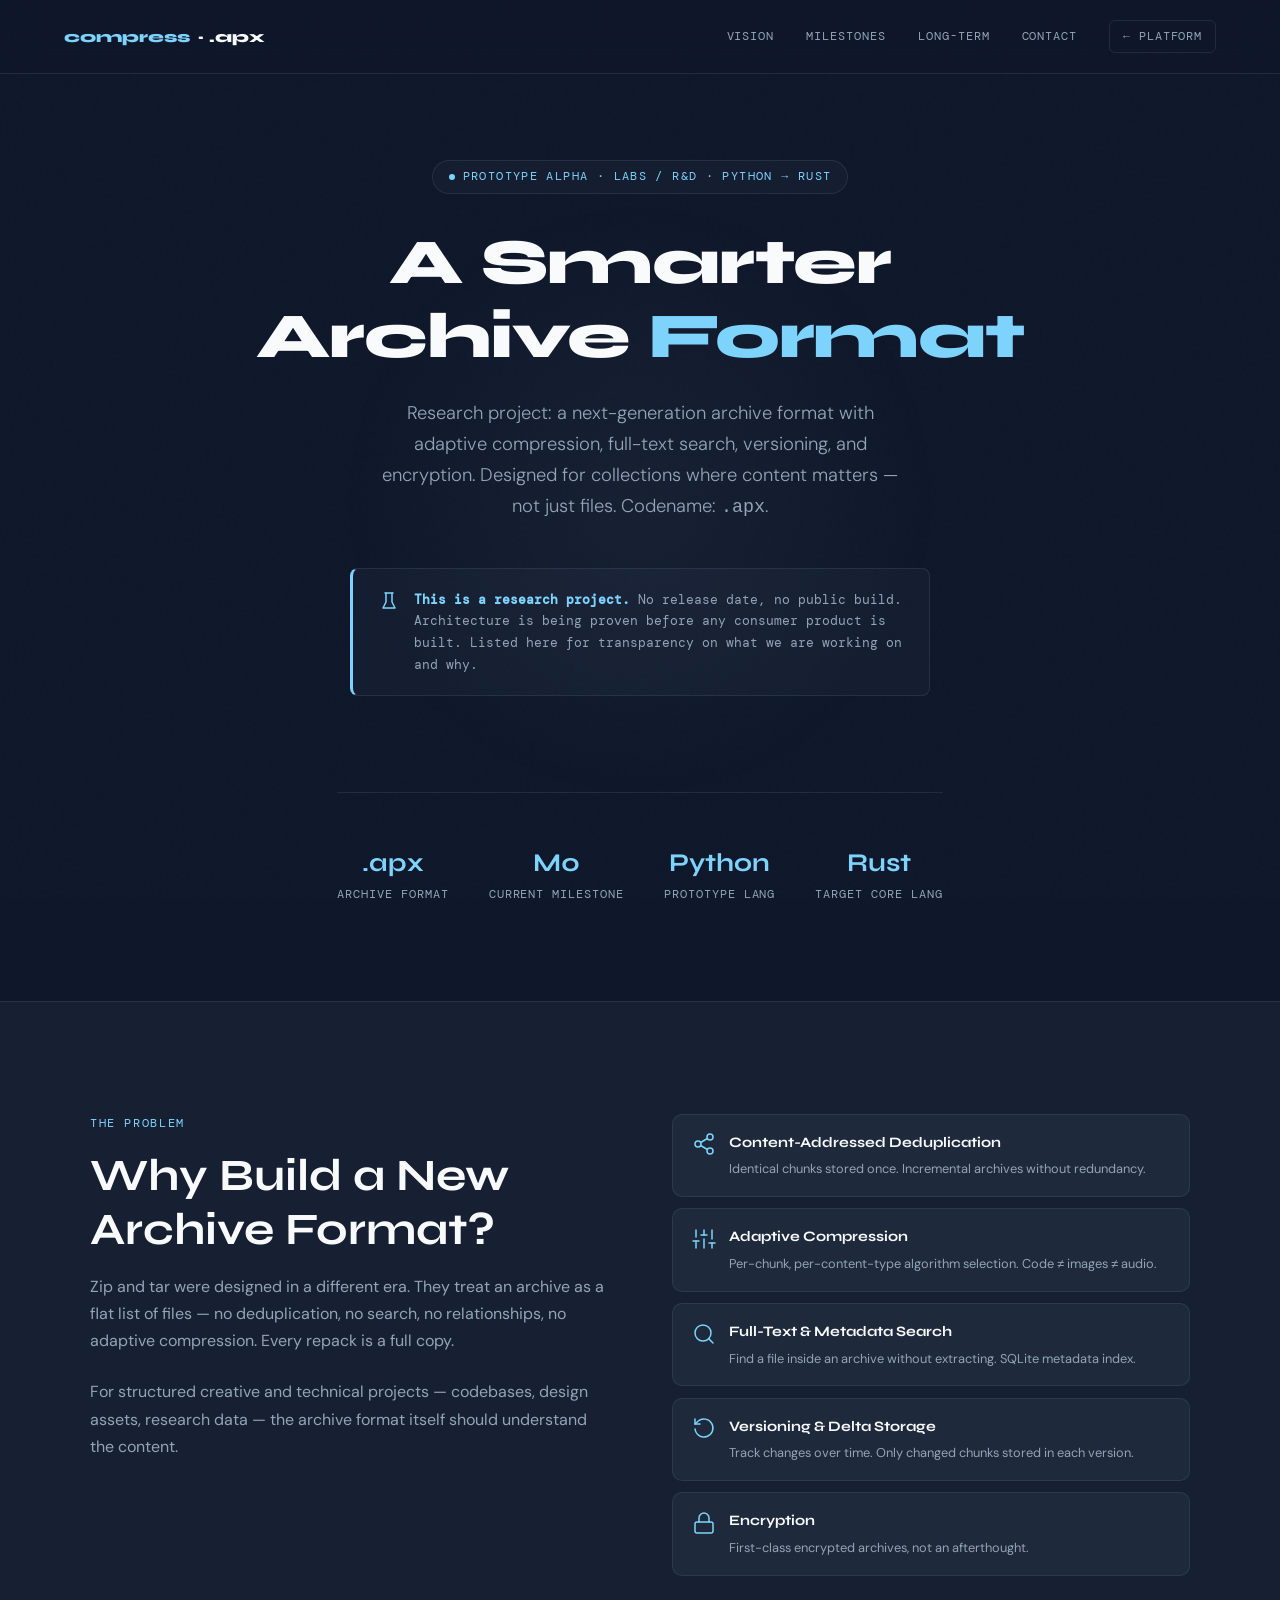
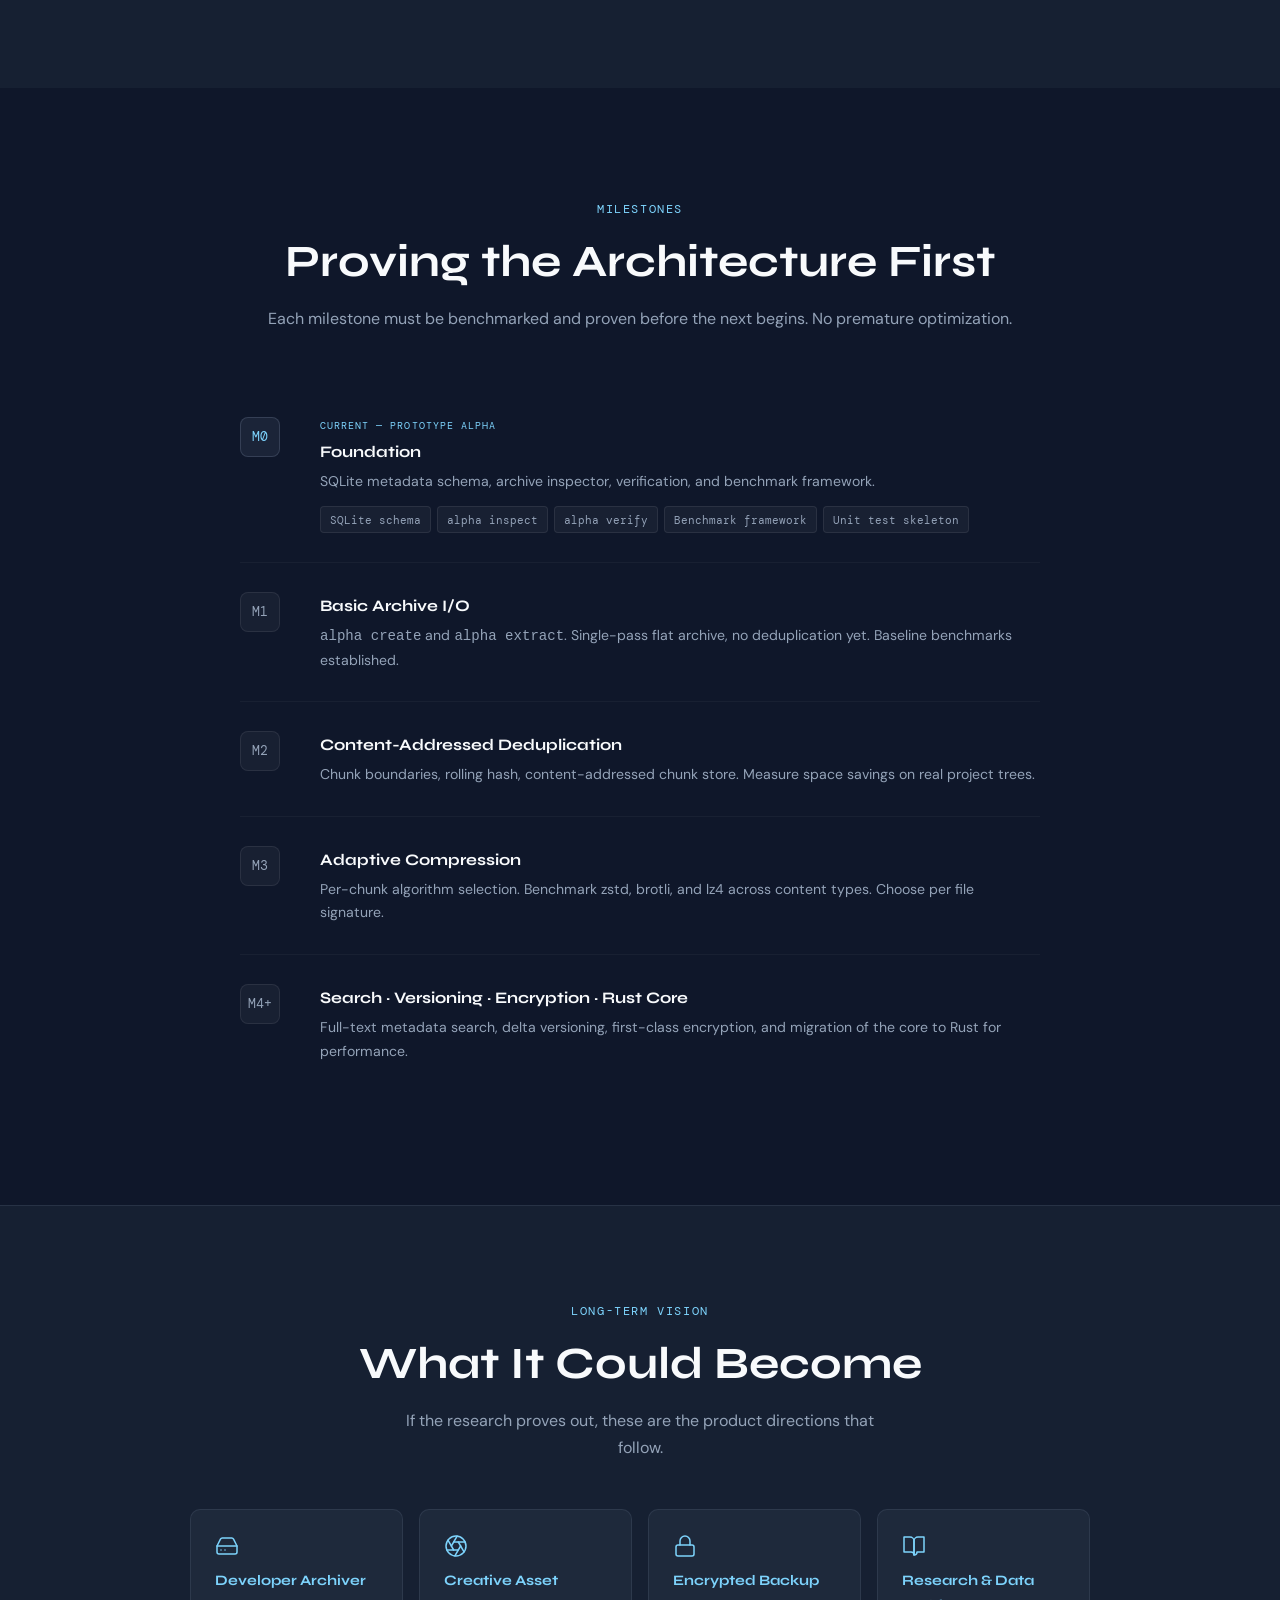
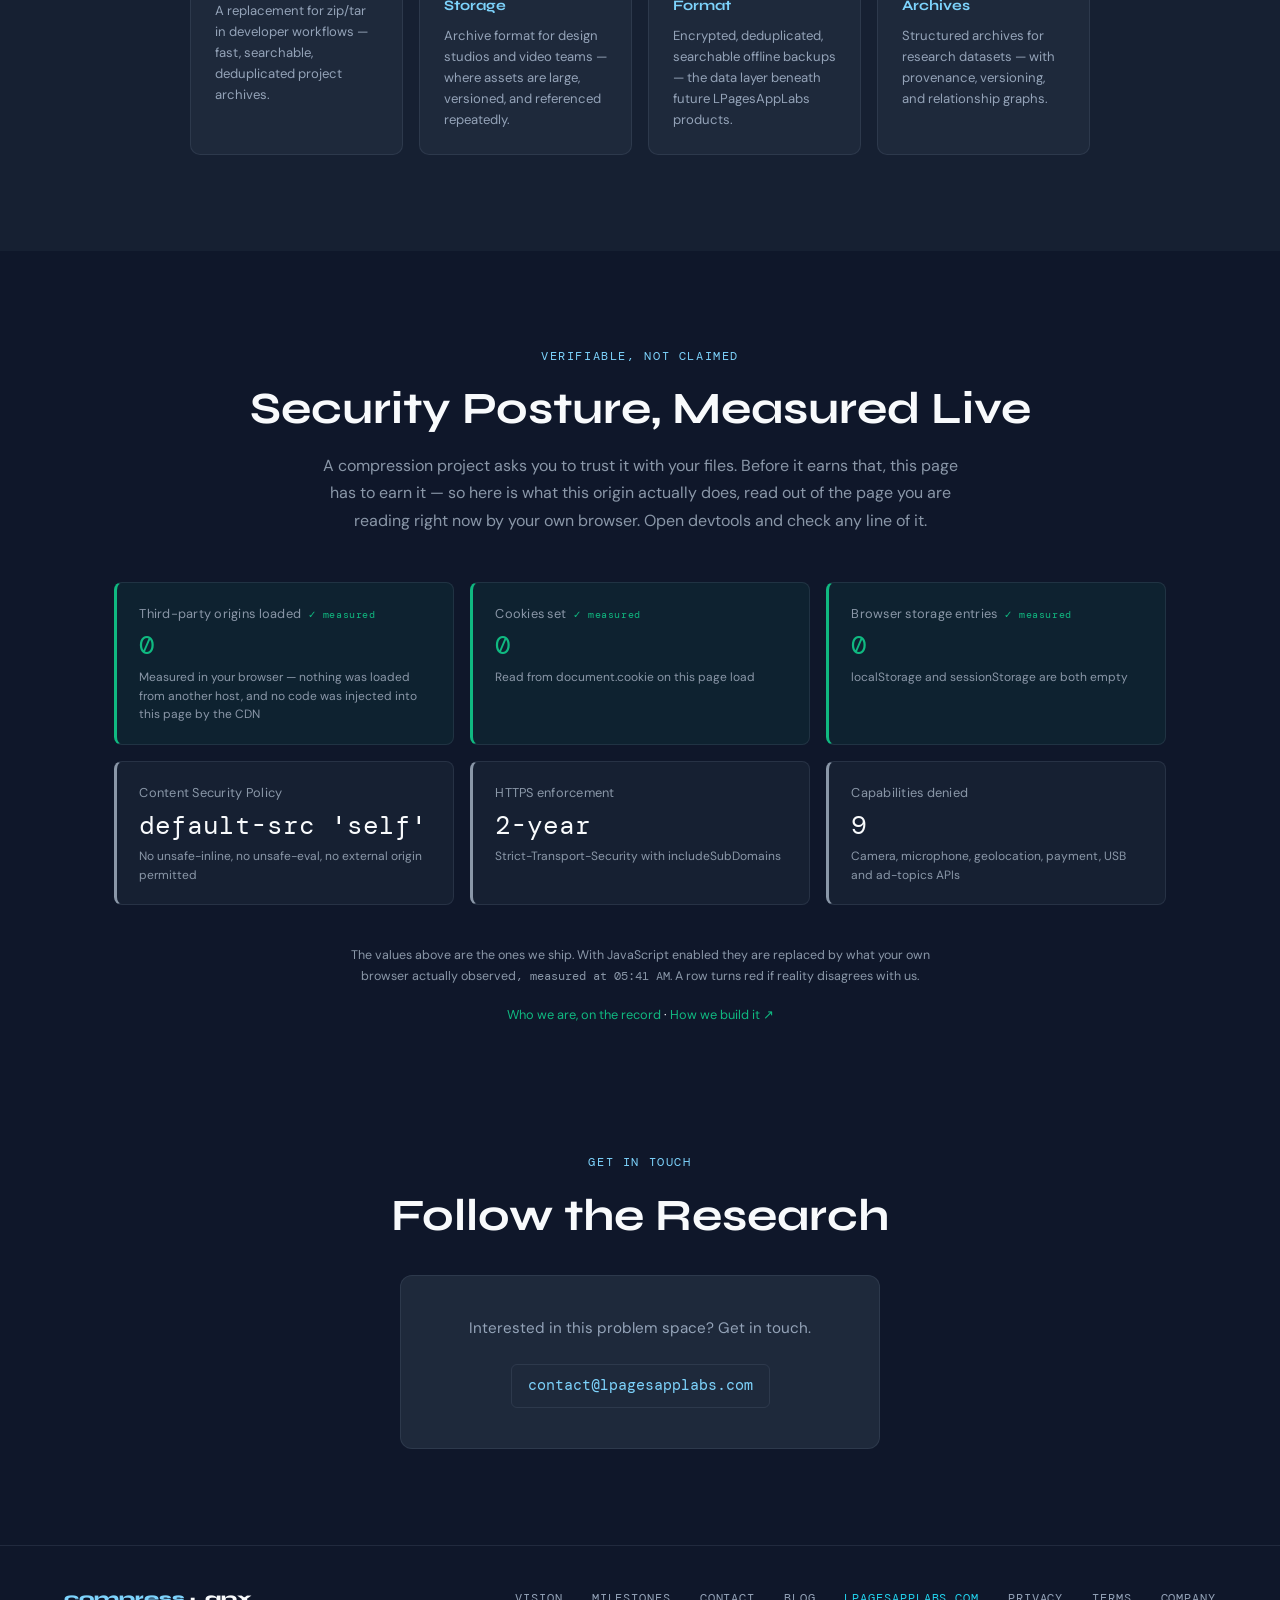
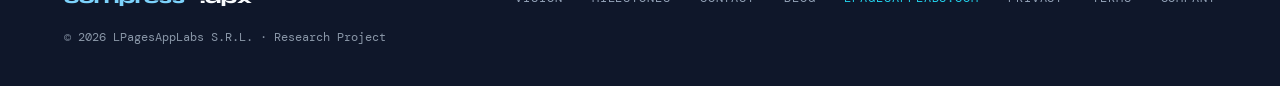
<file: public/index.html>
<!DOCTYPE html>
<!-- LPagesAppLabs Platform v1.0 · Compress · contact@lpagesapplabs.com -->
<html lang="en">
<head>
  <meta charset="UTF-8" />
  <meta name="viewport" content="width=device-width, initial-scale=1.0"/>
  <meta name="color-scheme" content="dark">
  <title>Compress — Next-Generation Archive Format Research</title>
  <meta name="description" content="LPagesAppLabs Labs: Compress is a research project building a next-generation archive format (.apx) with adaptive compression, full-text search, and encryption.">
  <link rel="canonical" href="https://compress.lpagesapplabs.com/" />
  <meta property="og:title" content="Compress — Next-Generation Archive Format Research" />
  <meta property="og:description" content="Research project: .apx archive format with adaptive compression, full-text search, and encryption. Prototype Alpha." />
  <meta property="og:url" content="https://compress.lpagesapplabs.com/" />
  <meta property="og:image" content="https://lpagesapplabs.com/og-image.png" />
  <meta property="og:image:width" content="1200" />
  <meta property="og:image:height" content="630" />
  <meta property="og:type" content="website" />
  <meta name="twitter:card" content="summary_large_image" />
  <meta name="twitter:title" content="Compress — Next-Generation Archive Format Research" />
  <meta name="twitter:description" content="Research project: .apx archive format with adaptive compression, full-text search, and encryption. Prototype Alpha." />
  <meta name="twitter:image" content="https://lpagesapplabs.com/og-image.png" />
  <meta name="theme-color" content="#0F172A">
  <meta name="robots" content="index, follow">
  <link rel="icon" href="/logo.svg" type="image/svg+xml">
  <script src="main.js"></script>
  <link rel="stylesheet" href="fonts.css">
  <link rel="preload" href="fonts/syne-latin-800-normal.woff2" as="font" type="font/woff2" crossorigin>
  <link rel="preload" href="fonts/dm-sans-latin-400-normal.woff2" as="font" type="font/woff2" crossorigin>
  <link rel="stylesheet" href="styles.css">
  <!-- defer, deliberately. This script queries the DOM immediately on boot, and a
       head script that runs before the body exists is what blanked all nine origins
       on 2026-07-27. It is also progressive enhancement: the panel ships with honest
       static values and this only ever upgrades a row to "measured". -->
  <script src="posture.js" defer></script>
</head>
<body>
<a class="skip-link" href="#main-content">Skip to main content</a>

<nav>
  <a href="#hero" class="nav-logo"><span>compress</span> · .apx</a>
  <div class="nav-right">
    <div class="nav-links">
      <a href="#vision">Vision</a>
      <a href="#milestones">Milestones</a>
      <a href="#longterm">Long-term</a>
      <a href="#contact">Contact</a>
    </div>
    <a href="https://lpagesapplabs.com" class="nav-platform" rel="noopener noreferrer">← Platform</a>
    <button class="nav-hamburger" id="hamburger" aria-label="Menu" aria-expanded="false" aria-controls="navMobile"><span></span><span></span><span></span></button>
  </div>
  <!-- Inside <nav> on purpose. nav is position:fixed, so it is the containing
       block for this absolutely-positioned menu, which lets CSS say top:100%
       — exactly the bar's height, whatever the logo turns out to be. As a
       sibling it was in static flow at document y=0, behind the fixed bar and
       off-screen once scrolled: the menu opened and nobody could see it.
       Absolute keeps it out of the flex row, so the bar itself is unchanged. -->
  <div class="nav-mobile" id="navMobile">
    <a href="#vision">Vision</a>
    <a href="#milestones">Milestones</a>
    <a href="#longterm">Long-term</a>
    <a href="#contact">Contact</a>
    <a href="https://lpagesapplabs.com" rel="noopener noreferrer">← Platform</a>
  </div>
</nav>

<!-- HERO -->
<main id="main-content">
<section id="hero">
  <div class="hero-glow"></div>
  <div class="hero-badge"><span class="badge-dot"></span> Prototype Alpha · Labs / R&amp;D · Python → Rust</div>
  <h1>A Smarter<br>Archive <span class="accent">Format</span></h1>
  <p class="hero-sub">Research project: a next-generation archive format with adaptive compression, full-text search, versioning, and encryption. Designed for collections where content matters — not just files. Codename: <code>.apx</code>.</p>

  <div class="lab-note">
    <span class="lab-note-icon" aria-hidden="true"><svg width="24" height="24" viewBox="0 0 24 24" fill="none" stroke="#7DD3FC" stroke-width="1.5" stroke-linecap="round" stroke-linejoin="round" aria-hidden="true"><path d="M9 3v9l-3 6h12l-3-6V3"/><line x1="8" y1="3" x2="16" y2="3"/></svg></span>
    <p><strong>This is a research project.</strong> No release date, no public build. Architecture is being proven before any consumer product is built. Listed here for transparency on what we are working on and why.</p>
  </div>

  <div class="hero-stat-bar">
    <div class="stat"><div class="stat-num">.apx</div><div class="stat-label">Archive format</div></div>
    <div class="stat"><div class="stat-num">M0</div><div class="stat-label">Current milestone</div></div>
    <div class="stat"><div class="stat-num">Python</div><div class="stat-label">Prototype lang</div></div>
    <div class="stat"><div class="stat-num">Rust</div><div class="stat-label">Target core lang</div></div>
  </div>
</section>

<!-- VISION -->
<section id="vision">
  <div class="vision-inner">
    <div class="vision-copy reveal">
      <div class="section-label">The Problem</div>
      <h2 class="section-title">Why Build a New Archive Format?</h2>
      <p>Zip and tar were designed in a different era. They treat an archive as a flat list of files — no deduplication, no search, no relationships, no adaptive compression. Every repack is a full copy.</p>
      <p>For structured creative and technical projects — codebases, design assets, research data — the archive format itself should understand the content.</p>
    </div>
    <div class="vision-goals reveal">
      <div class="goal-row"><span class="goal-icon" aria-hidden="true"><svg width="24" height="24" viewBox="0 0 24 24" fill="none" stroke="#7DD3FC" stroke-width="1.5" stroke-linecap="round" stroke-linejoin="round" aria-hidden="true"><circle cx="18" cy="5" r="3"/><circle cx="6" cy="12" r="3"/><circle cx="18" cy="19" r="3"/><line x1="8.59" y1="13.51" x2="15.42" y2="17.49"/><line x1="15.41" y1="6.51" x2="8.59" y2="10.49"/></svg></span><div><h3 class="goal-title">Content-Addressed Deduplication</h3><div class="goal-desc">Identical chunks stored once. Incremental archives without redundancy.</div></div></div>
      <div class="goal-row"><span class="goal-icon" aria-hidden="true"><svg width="24" height="24" viewBox="0 0 24 24" fill="none" stroke="#7DD3FC" stroke-width="1.5" stroke-linecap="round" stroke-linejoin="round" aria-hidden="true"><line x1="4" y1="21" x2="4" y2="14"/><line x1="4" y1="10" x2="4" y2="3"/><line x1="12" y1="21" x2="12" y2="12"/><line x1="12" y1="8" x2="12" y2="3"/><line x1="20" y1="21" x2="20" y2="16"/><line x1="20" y1="12" x2="20" y2="3"/><line x1="1" y1="14" x2="7" y2="14"/><line x1="9" y1="8" x2="15" y2="8"/><line x1="17" y1="16" x2="23" y2="16"/></svg></span><div><h3 class="goal-title">Adaptive Compression</h3><div class="goal-desc">Per-chunk, per-content-type algorithm selection. Code ≠ images ≠ audio.</div></div></div>
      <div class="goal-row"><span class="goal-icon" aria-hidden="true"><svg width="24" height="24" viewBox="0 0 24 24" fill="none" stroke="#7DD3FC" stroke-width="1.5" stroke-linecap="round" stroke-linejoin="round" aria-hidden="true"><circle cx="11" cy="11" r="8"/><line x1="21" y1="21" x2="16.65" y2="16.65"/></svg></span><div><h3 class="goal-title">Full-Text & Metadata Search</h3><div class="goal-desc">Find a file inside an archive without extracting. SQLite metadata index.</div></div></div>
      <div class="goal-row"><span class="goal-icon" aria-hidden="true"><svg width="24" height="24" viewBox="0 0 24 24" fill="none" stroke="#7DD3FC" stroke-width="1.5" stroke-linecap="round" stroke-linejoin="round" aria-hidden="true"><path d="M3 3v5h5"/><path d="M3.05 13A9 9 0 1 0 6 5.3L3 8"/></svg></span><div><h3 class="goal-title">Versioning & Delta Storage</h3><div class="goal-desc">Track changes over time. Only changed chunks stored in each version.</div></div></div>
      <div class="goal-row"><span class="goal-icon" aria-hidden="true"><svg width="24" height="24" viewBox="0 0 24 24" fill="none" stroke="#7DD3FC" stroke-width="1.5" stroke-linecap="round" stroke-linejoin="round" aria-hidden="true"><rect x="3" y="11" width="18" height="11" rx="2" ry="2"/><path d="M7 11V7a5 5 0 0 1 10 0v4"/></svg></span><div><h3 class="goal-title">Encryption</h3><div class="goal-desc">First-class encrypted archives, not an afterthought.</div></div></div>
    </div>
  </div>
</section>

<!-- MILESTONES -->
<section id="milestones">
  <div class="milestones-inner">
    <div class="milestones-header reveal">
      <div class="section-label">Milestones</div>
      <h2 class="section-title">Proving the Architecture First</h2>
      <p>Each milestone must be benchmarked and proven before the next begins. No premature optimization.</p>
    </div>
    <div class="milestone-list">
      <div class="milestone reveal">
        <div class="m-num active">M0</div>
        <div>
          <div class="m-label">Current — Prototype Alpha</div>
          <h3 class="m-name">Foundation</h3>
          <p class="m-desc">SQLite metadata schema, archive inspector, verification, and benchmark framework.</p>
          <div class="m-items">
            <span class="m-item todo">SQLite schema</span>
            <span class="m-item todo">alpha inspect</span>
            <span class="m-item todo">alpha verify</span>
            <span class="m-item todo">Benchmark framework</span>
            <span class="m-item todo">Unit test skeleton</span>
          </div>
        </div>
      </div>
      <div class="milestone reveal">
        <div class="m-num next">M1</div>
        <div>
          <h3 class="m-name">Basic Archive I/O</h3>
          <p class="m-desc"><code>alpha create</code> and <code>alpha extract</code>. Single-pass flat archive, no deduplication yet. Baseline benchmarks established.</p>
        </div>
      </div>
      <div class="milestone reveal">
        <div class="m-num next">M2</div>
        <div>
          <h3 class="m-name">Content-Addressed Deduplication</h3>
          <p class="m-desc">Chunk boundaries, rolling hash, content-addressed chunk store. Measure space savings on real project trees.</p>
        </div>
      </div>
      <div class="milestone reveal">
        <div class="m-num next">M3</div>
        <div>
          <h3 class="m-name">Adaptive Compression</h3>
          <p class="m-desc">Per-chunk algorithm selection. Benchmark zstd, brotli, and lz4 across content types. Choose per file signature.</p>
        </div>
      </div>
      <div class="milestone reveal">
        <div class="m-num next">M4+</div>
        <div>
          <h3 class="m-name">Search · Versioning · Encryption · Rust Core</h3>
          <p class="m-desc">Full-text metadata search, delta versioning, first-class encryption, and migration of the core to Rust for performance.</p>
        </div>
      </div>
    </div>
  </div>
</section>

<!-- LONG-TERM VISION -->
<section id="longterm">
  <div class="directions-wrap">
    <div class="directions-header reveal">
      <div class="section-label">Long-Term Vision</div>
      <h2 class="section-title">What It Could Become</h2>
      <p class="directions-sub">If the research proves out, these are the product directions that follow.</p>
    </div>
    <div class="lt-inner reveal">
      <div class="lt-card"><div class="lt-icon" aria-hidden="true"><svg width="24" height="24" viewBox="0 0 24 24" fill="none" stroke="#7DD3FC" stroke-width="1.5" stroke-linecap="round" stroke-linejoin="round" aria-hidden="true"><line x1="22" y1="12" x2="2" y2="12"/><path d="M5.45 5.11L2 12v6a2 2 0 0 0 2 2h16a2 2 0 0 0 2-2v-6l-3.45-6.89A2 2 0 0 0 16.76 4H7.24a2 2 0 0 0-1.79 1.11z"/><line x1="6" y1="16" x2="6.01" y2="16"/><line x1="10" y1="16" x2="10.01" y2="16"/></svg></div><h3 class="lt-title">Developer Archiver</h3><div class="lt-desc">A replacement for zip/tar in developer workflows — fast, searchable, deduplicated project archives.</div></div>
      <div class="lt-card"><div class="lt-icon" aria-hidden="true"><svg width="24" height="24" viewBox="0 0 24 24" fill="none" stroke="#7DD3FC" stroke-width="1.5" stroke-linecap="round" stroke-linejoin="round" aria-hidden="true"><circle cx="12" cy="12" r="10"/><line x1="14.31" y1="8" x2="20.05" y2="17.94"/><line x1="9.69" y1="8" x2="21.17" y2="8"/><line x1="7.38" y1="12" x2="13.12" y2="2.06"/><line x1="9.69" y1="16" x2="3.95" y2="6.06"/><line x1="14.31" y1="16" x2="2.83" y2="16"/><line x1="16.62" y1="12" x2="10.88" y2="21.94"/></svg></div><h3 class="lt-title">Creative Asset Storage</h3><div class="lt-desc">Archive format for design studios and video teams — where assets are large, versioned, and referenced repeatedly.</div></div>
      <div class="lt-card"><div class="lt-icon" aria-hidden="true"><svg width="24" height="24" viewBox="0 0 24 24" fill="none" stroke="#7DD3FC" stroke-width="1.5" stroke-linecap="round" stroke-linejoin="round" aria-hidden="true"><rect x="3" y="11" width="18" height="11" rx="2" ry="2"/><path d="M7 11V7a5 5 0 0 1 10 0v4"/></svg></div><h3 class="lt-title">Encrypted Backup Format</h3><div class="lt-desc">Encrypted, deduplicated, searchable offline backups — the data layer beneath future LPagesAppLabs products.</div></div>
      <div class="lt-card"><div class="lt-icon" aria-hidden="true"><svg width="24" height="24" viewBox="0 0 24 24" fill="none" stroke="#7DD3FC" stroke-width="1.5" stroke-linecap="round" stroke-linejoin="round" aria-hidden="true"><path d="M2 3h6a4 4 0 0 1 4 4v14a3 3 0 0 0-3-3H2z"/><path d="M22 3h-6a4 4 0 0 0-4 4v14a3 3 0 0 0 3-3h7z"/></svg></div><h3 class="lt-title">Research & Data Archives</h3><div class="lt-desc">Structured archives for research datasets — with provenance, versioning, and relationship graphs.</div></div>
    </div>
  </div>
</section>

<!-- SECURITY POSTURE — measured live, see posture.js -->
<section id="posture">
  <div class="posture-header reveal">
    <div class="section-label">Verifiable, Not Claimed</div>
    <h2 class="section-title">Security Posture, Measured Live</h2>
    <p>A compression project asks you to trust it with your files. Before it earns that, this page has to earn it — so here is what this origin actually does, read out of the page you are reading right now by your own browser. Open devtools and check any line of it.</p>
  </div>

  <dl class="posture-grid reveal">
    <div class="posture-row" data-posture="third-party">
      <dt class="posture-label">Third-party origins loaded</dt>
      <dd class="posture-value">0</dd>
      <dd class="posture-note">No fonts, analytics or tag manager loaded from another host</dd>
    </div>
    <div class="posture-row" data-posture="cookies">
      <dt class="posture-label">Cookies set</dt>
      <dd class="posture-value">0</dd>
      <dd class="posture-note">No consent banner, because there is nothing to consent to</dd>
    </div>
    <div class="posture-row" data-posture="storage">
      <dt class="posture-label">Browser storage entries</dt>
      <dd class="posture-value">0</dd>
      <dd class="posture-note">Nothing written to localStorage or sessionStorage</dd>
    </div>
    <div class="posture-row" data-posture="csp">
      <dt class="posture-label">Content Security Policy</dt>
      <dd class="posture-value">default-src 'self'</dd>
      <dd class="posture-note">No unsafe-inline, no unsafe-eval, no external origin permitted</dd>
    </div>
    <div class="posture-row" data-posture="hsts">
      <dt class="posture-label">HTTPS enforcement</dt>
      <dd class="posture-value">2-year</dd>
      <dd class="posture-note">Strict-Transport-Security with includeSubDomains</dd>
    </div>
    <div class="posture-row" data-posture="permissions">
      <dt class="posture-label">Capabilities denied</dt>
      <dd class="posture-value">9</dd>
      <dd class="posture-note">Camera, microphone, geolocation, payment, USB and ad-topics APIs</dd>
    </div>
  </dl>

  <div class="posture-foot reveal">
    <p class="posture-stamp">The values above are the ones we ship. With JavaScript enabled they are replaced by what your own browser actually observed<span class="posture-time-wrap">, measured at <span data-posture-time>—</span></span>. A row turns red if reality disagrees with us.</p>
    <p class="posture-links"><a href="https://lpagesapplabs.com/company.html">Who we are, on the record</a> · <a href="https://blog.lpagesapplabs.com" rel="noopener noreferrer">How we build it ↗</a></p>
  </div>
</section>

<!-- CONTACT -->
<section id="contact">
  <div class="reveal">
    <div class="section-label">Get in Touch</div>
    <h2 class="section-title">Follow the Research</h2>
  </div>
  <div class="contact-box reveal">
    <p>Interested in this problem space? Get in touch.</p>
    <a href="mailto:contact@lpagesapplabs.com" class="contact-email">contact@lpagesapplabs.com</a>
  </div>
</section>

</main>

<footer>
  <a href="#hero" class="footer-logo"><span>compress</span> · .apx</a>
  <div class="footer-links">
    <a href="#vision">Vision</a>
    <a href="#milestones">Milestones</a>
    <a href="#contact">Contact</a>
    <a href="https://blog.lpagesapplabs.com" rel="noopener noreferrer">Blog</a>
    <a href="https://lpagesapplabs.com" class="footer-platform" rel="noopener noreferrer">lpagesapplabs.com</a>
    <a href="privacy.html">Privacy</a>
    <a href="terms.html">Terms</a>
    <a href="https://lpagesapplabs.com/company.html" rel="noopener noreferrer">Company</a>
  </div>
  <div class="footer-copy">© 2026 LPagesAppLabs S.R.L. · Research Project</div>
</footer>

</body>
</html>
</file>
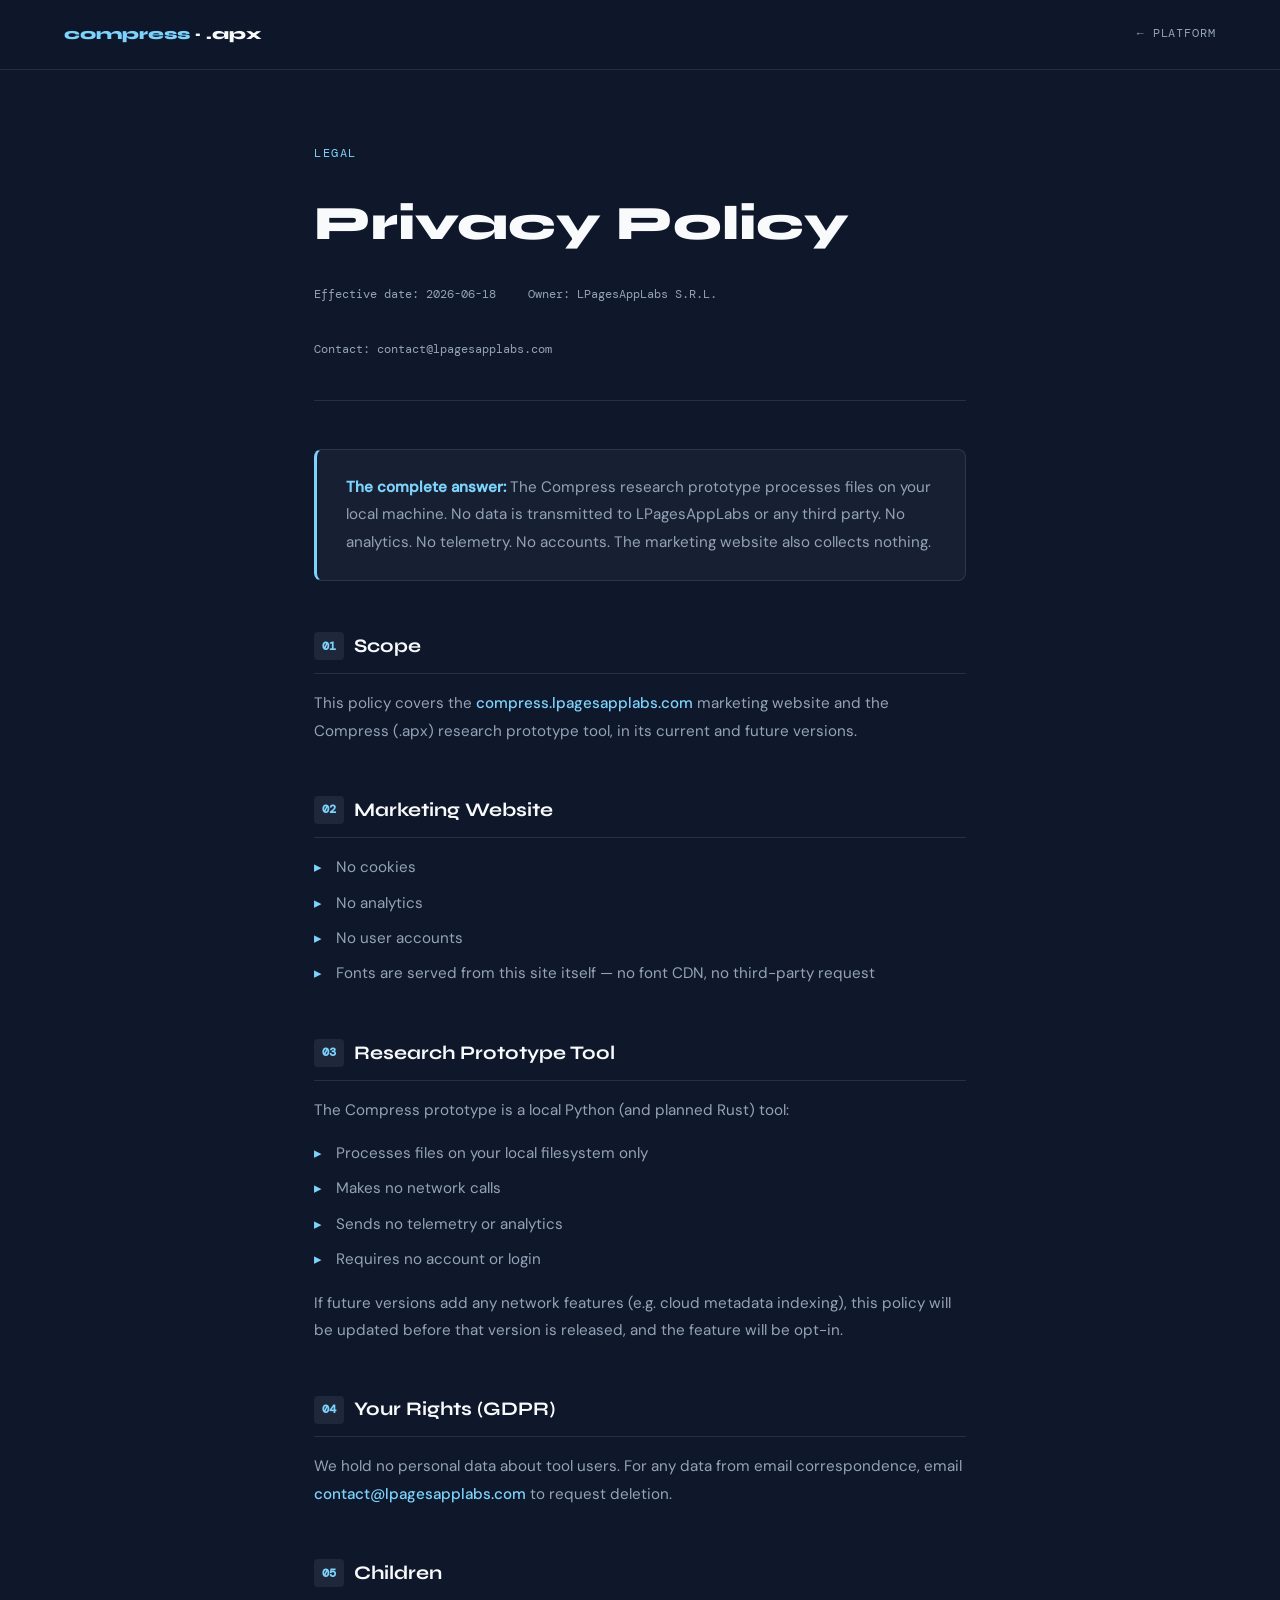
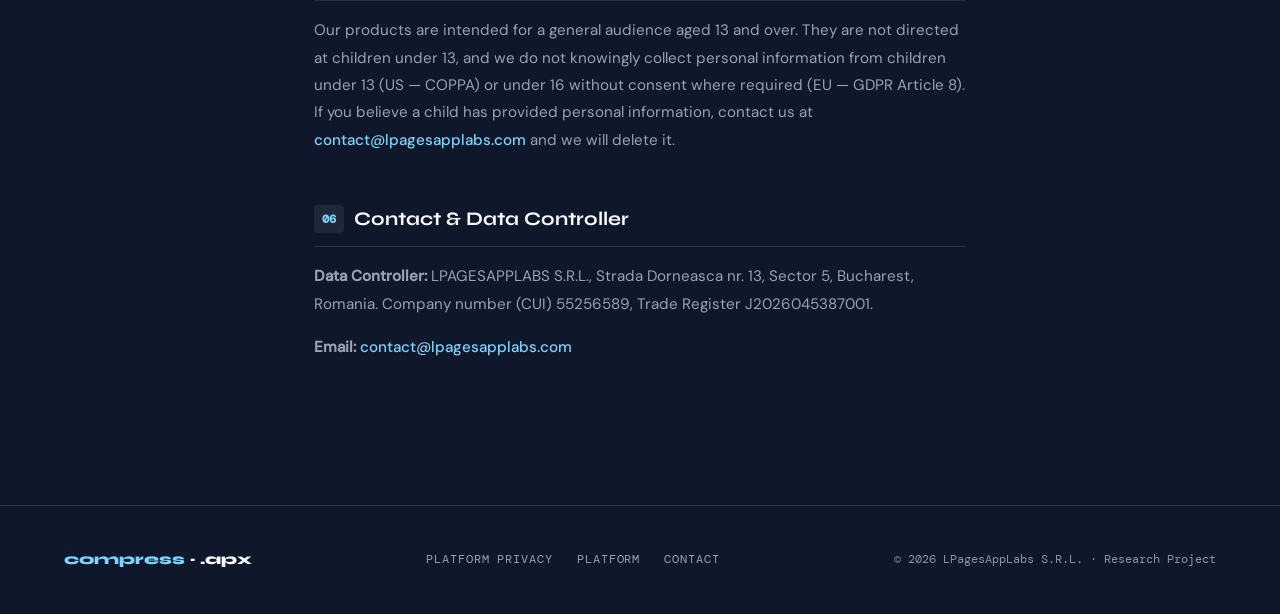
<file: public/privacy.html>
<!DOCTYPE html>
<!-- LPagesAppLabs Platform v1.0 · Compress · contact@lpagesapplabs.com -->
<html lang="en">
<head>
  <meta charset="UTF-8" />
  <meta name="viewport" content="width=device-width, initial-scale=1.0"/>
  <meta name="color-scheme" content="dark">
  <title>Privacy Policy — Compress (.apx)</title>
  <meta name="description" content="Privacy Policy for LPagesAppLabs Compress (.apx) — a local-only research tool. No data is transmitted or collected.">
  <link rel="canonical" href="https://compress.lpagesapplabs.com/privacy.html" />
  <link rel="icon" href="/logo.svg" type="image/svg+xml">
  <script src="main.js"></script>
  <link rel="stylesheet" href="fonts.css">
  <link rel="preload" href="fonts/syne-latin-800-normal.woff2" as="font" type="font/woff2" crossorigin>
  <link rel="preload" href="fonts/dm-sans-latin-400-normal.woff2" as="font" type="font/woff2" crossorigin>
  <link rel="stylesheet" href="privacy.css">
  <meta property="og:title" content="Privacy Policy — Compress (.apx)" />
  <meta property="og:description" content="Privacy Policy for LPagesAppLabs Compress (.apx) — a local-only research tool. No data is transmitted or collected." />
  <meta property="og:url" content="https://compress.lpagesapplabs.com/privacy.html" />
  <meta property="og:type" content="website" />
  <meta property="og:image" content="https://lpagesapplabs.com/og-image.png" />
  <meta property="og:image:width" content="1200" />
  <meta property="og:image:height" content="630" />
  <meta name="twitter:card" content="summary_large_image" />
  <meta name="twitter:title" content="Privacy Policy — Compress (.apx)" />
  <meta name="twitter:description" content="Privacy Policy for LPagesAppLabs Compress (.apx) — a local-only research tool. No data is transmitted or collected." />
  <meta name="twitter:image" content="https://lpagesapplabs.com/og-image.png" />
</head>
<body>
<a class="skip-link" href="#main-content">Skip to main content</a>

<nav>
  <a href="https://compress.lpagesapplabs.com/" class="nav-logo"><span>compress</span> · .apx</a>
  <div class="nav-links">
    <a href="https://lpagesapplabs.com" rel="noopener noreferrer">← Platform</a>
  </div>
</nav>

<main class="wrap" id="main-content">
  <span class="page-label">Legal</span>
  <h1>Privacy Policy</h1>
  <div class="meta">
    <span>Effective date: 2026-06-18</span>
    <span>Owner: LPagesAppLabs S.R.L.</span>
    <span>Contact: contact@lpagesapplabs.com</span>
  </div>

  <div class="intro">
    <p><strong>The complete answer:</strong> The Compress research prototype processes files on your local machine. No data is transmitted to LPagesAppLabs or any third party. No analytics. No telemetry. No accounts. The marketing website also collects nothing.</p>
  </div>

  <div class="section">
    <h2><span class="num">01</span> Scope</h2>
    <p>This policy covers the <span class="highlight">compress.lpagesapplabs.com</span> marketing website and the Compress (.apx) research prototype tool, in its current and future versions.</p>
  </div>

  <div class="section">
    <h2><span class="num">02</span> Marketing Website</h2>
    <ul>
      <li>No cookies</li>
      <li>No analytics</li>
      <li>No user accounts</li>
      <li>Fonts are served from this site itself — no font CDN, no third-party request</li>
    </ul>
  </div>

  <div class="section">
    <h2><span class="num">03</span> Research Prototype Tool</h2>
    <p>The Compress prototype is a local Python (and planned Rust) tool:</p>
    <ul>
      <li>Processes files on your local filesystem only</li>
      <li>Makes no network calls</li>
      <li>Sends no telemetry or analytics</li>
      <li>Requires no account or login</li>
    </ul>
    <p>If future versions add any network features (e.g. cloud metadata indexing), this policy will be updated before that version is released, and the feature will be opt-in.</p>
  </div>

  <div class="section">
    <h2><span class="num">04</span> Your Rights (GDPR)</h2>
    <p>We hold no personal data about tool users. For any data from email correspondence, email <span class="highlight">contact@lpagesapplabs.com</span> to request deletion.</p>
  </div>

  <div class="section">
    <h2><span class="num">05</span> Children</h2>
    <p>Our products are intended for a general audience aged 13 and over. They are not directed at children under 13, and we do not knowingly collect personal information from children under 13 (US — COPPA) or under 16 without consent where required (EU — GDPR Article 8). If you believe a child has provided personal information, contact us at <span class="highlight">contact@lpagesapplabs.com</span> and we will delete it.</p>
  </div>

  <div class="section">
    <h2><span class="num">06</span> Contact & Data Controller</h2>
    <p><strong>Data Controller:</strong> LPAGESAPPLABS S.R.L., Strada Dorneasca nr. 13, Sector 5, Bucharest, Romania. Company number (CUI) 55256589, Trade Register J2026045387001.</p>
    <p><strong>Email:</strong> <span class="highlight">contact@lpagesapplabs.com</span></p>
  </div>
</main>

<footer>
  <a href="https://compress.lpagesapplabs.com" class="legal-brand-link">
    <span class="ft-accent">compress</span> · .apx
  </a>
  <div class="footer-links">
    <a href="https://lpagesapplabs.com/privacy.html">Platform Privacy</a>
    <a href="https://lpagesapplabs.com" rel="noopener noreferrer">Platform</a>
    <a href="mailto:contact@lpagesapplabs.com">Contact</a>
  </div>
  <div class="footer-copy">© 2026 LPagesAppLabs S.R.L. · Research Project</div>
</footer>

</body>
</html>
</file>
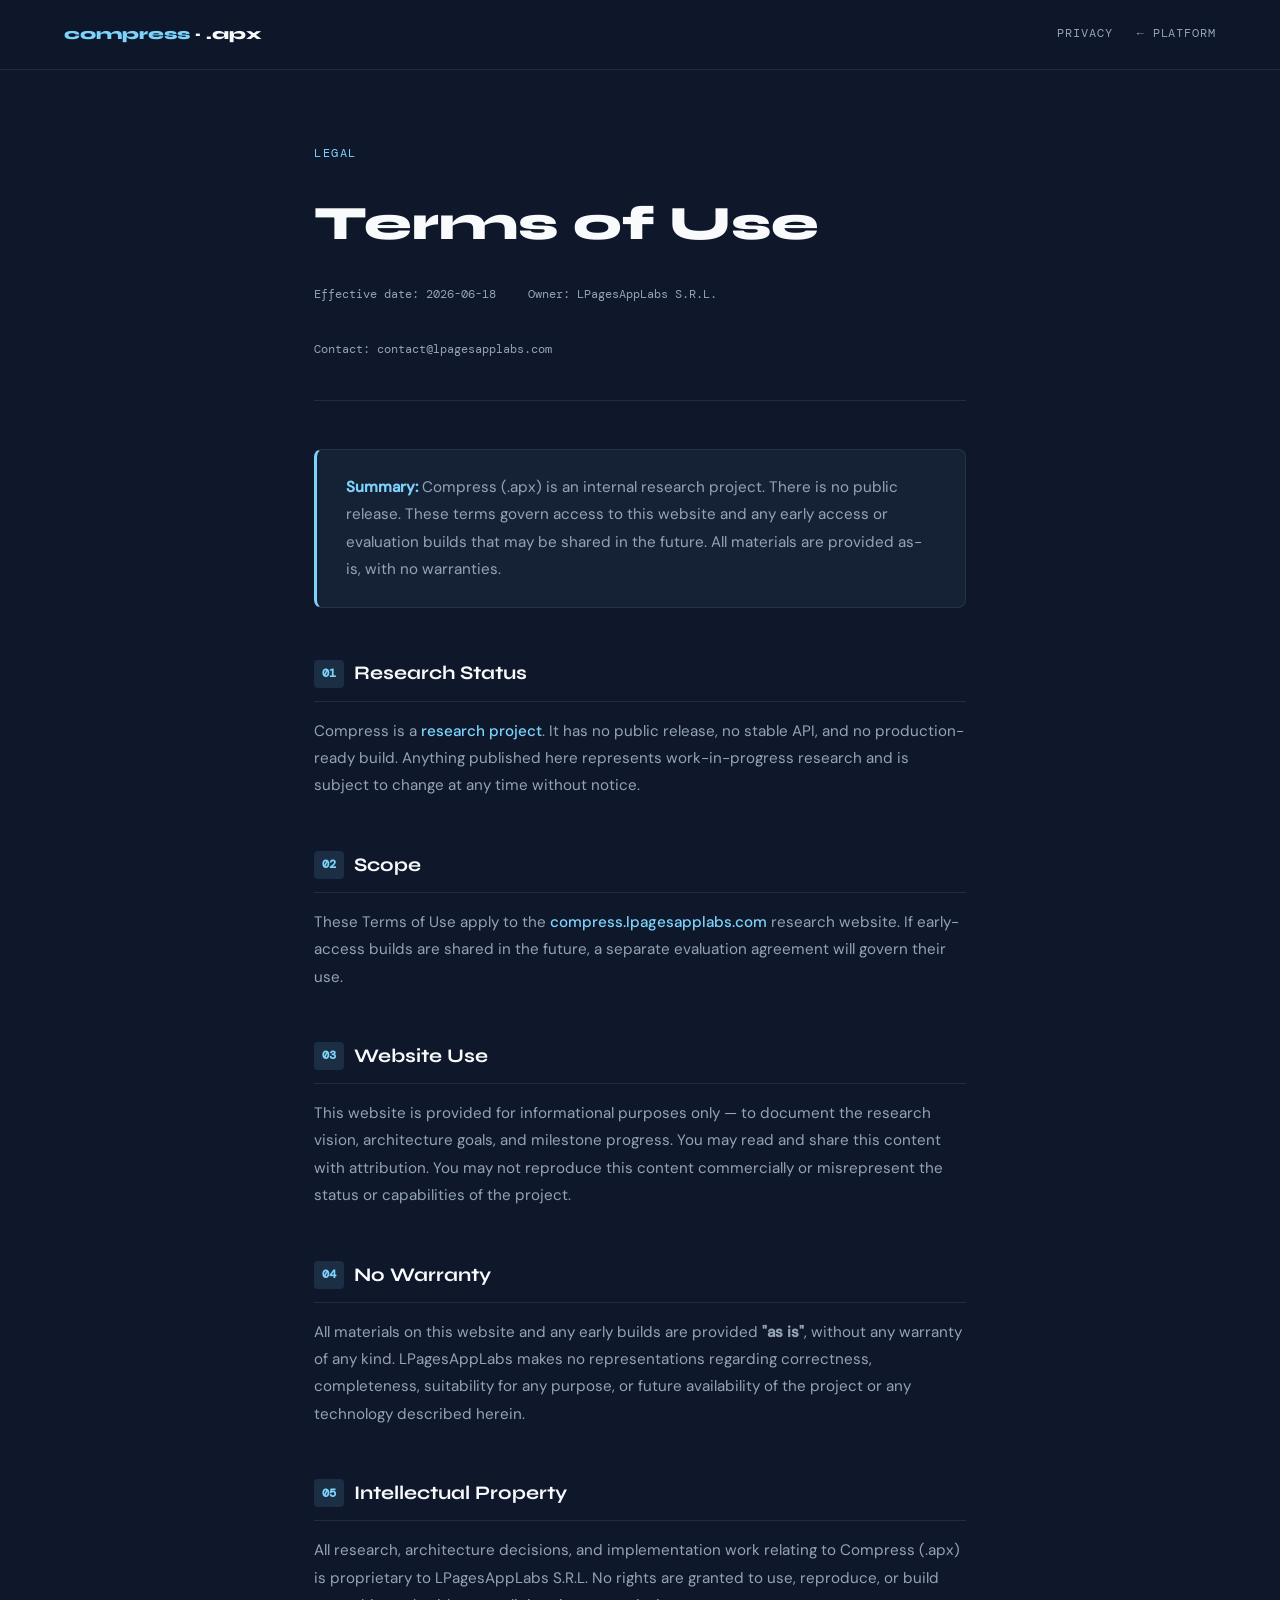
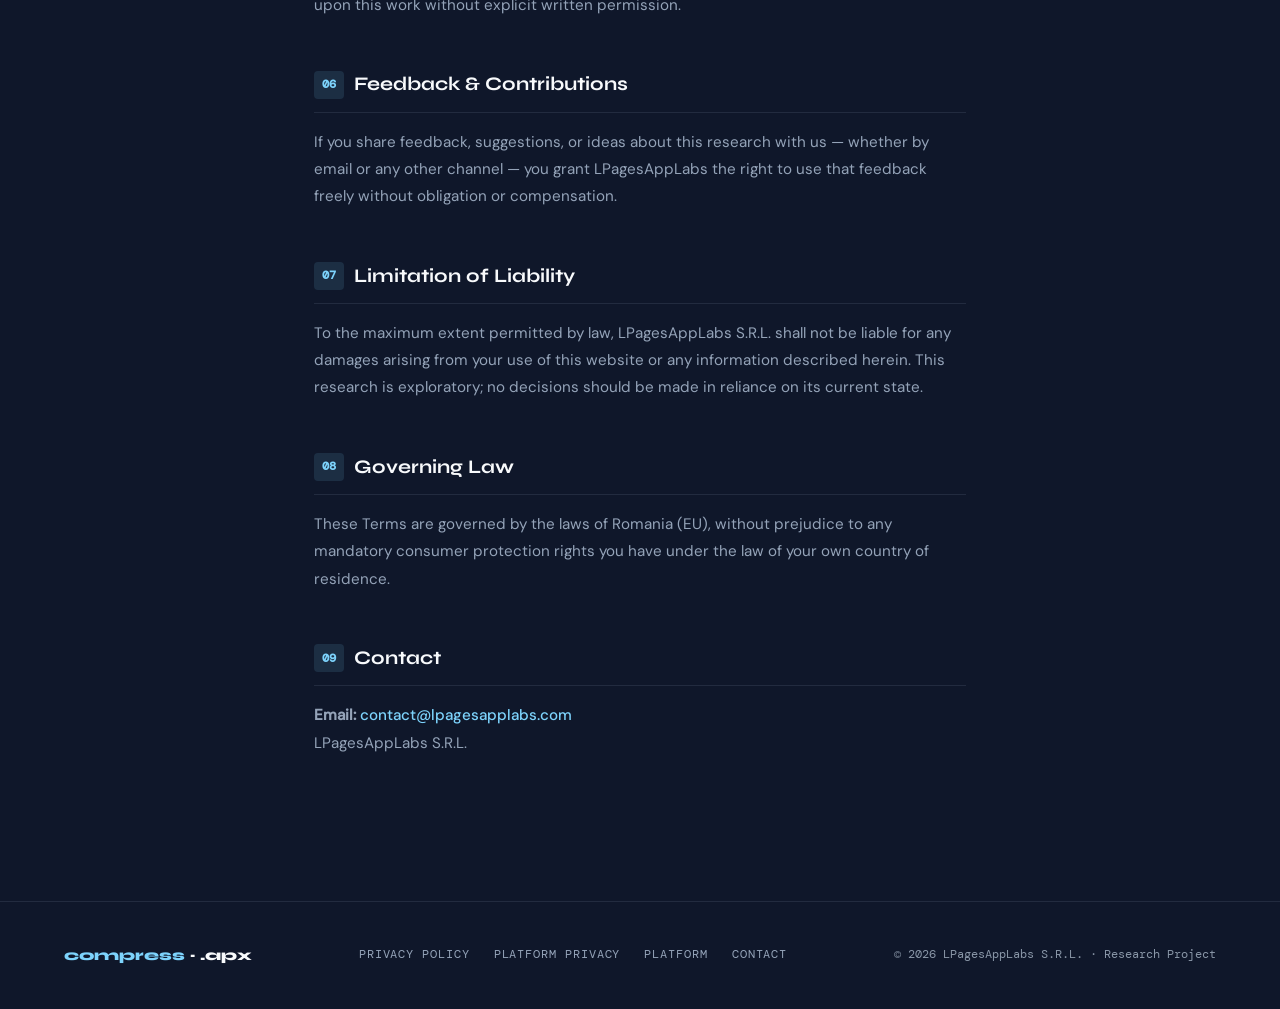
<file: public/terms.html>
<!DOCTYPE html>
<!-- LPagesAppLabs Platform v1.0 · Compress · contact@lpagesapplabs.com -->
<html lang="en">
<head>
  <meta charset="UTF-8" />
  <meta name="viewport" content="width=device-width, initial-scale=1.0"/>
  <meta name="color-scheme" content="dark">
  <title>Terms of Use — Compress (.apx) Research</title>
  <meta name="description" content="Terms of Use for the Compress (.apx) research project by LPagesAppLabs. Research-only, no public release.">
  <link rel="canonical" href="https://compress.lpagesapplabs.com/terms.html" />
  <link rel="icon" href="/logo.svg" type="image/svg+xml">
  <script src="main.js"></script>
  <link rel="stylesheet" href="fonts.css">
  <link rel="preload" href="fonts/syne-latin-800-normal.woff2" as="font" type="font/woff2" crossorigin>
  <link rel="preload" href="fonts/dm-sans-latin-400-normal.woff2" as="font" type="font/woff2" crossorigin>
  <link rel="stylesheet" href="terms.css">
  <meta property="og:title" content="Terms of Use — Compress (.apx) Research" />
  <meta property="og:description" content="Terms of Use for the Compress (.apx) research project by LPagesAppLabs. Research-only, no public release." />
  <meta property="og:url" content="https://compress.lpagesapplabs.com/terms.html" />
  <meta property="og:type" content="website" />
  <meta property="og:image" content="https://lpagesapplabs.com/og-image.png" />
  <meta property="og:image:width" content="1200" />
  <meta property="og:image:height" content="630" />
  <meta name="twitter:card" content="summary_large_image" />
  <meta name="twitter:title" content="Terms of Use — Compress (.apx) Research" />
  <meta name="twitter:description" content="Terms of Use for the Compress (.apx) research project by LPagesAppLabs. Research-only, no public release." />
  <meta name="twitter:image" content="https://lpagesapplabs.com/og-image.png" />
</head>
<body>
<a class="skip-link" href="#main-content">Skip to main content</a>

<nav>
  <a href="https://compress.lpagesapplabs.com/" class="nav-logo"><span>compress</span> · .apx</a>
  <div class="nav-links">
    <a href="privacy.html">Privacy</a>
    <a href="https://lpagesapplabs.com" rel="noopener noreferrer">← Platform</a>
  </div>
</nav>

<main class="wrap" id="main-content">
  <span class="page-label">Legal</span>
  <h1>Terms of Use</h1>
  <div class="meta">
    <span>Effective date: 2026-06-18</span>
    <span>Owner: LPagesAppLabs S.R.L.</span>
    <span>Contact: contact@lpagesapplabs.com</span>
  </div>

  <div class="intro">
    <p><strong>Summary:</strong> Compress (.apx) is an internal research project. There is no public release. These terms govern access to this website and any early access or evaluation builds that may be shared in the future. All materials are provided as-is, with no warranties.</p>
  </div>

  <div class="section">
    <h2><span class="num">01</span> Research Status</h2>
    <p>Compress is a <span class="highlight">research project</span>. It has no public release, no stable API, and no production-ready build. Anything published here represents work-in-progress research and is subject to change at any time without notice.</p>
  </div>

  <div class="section">
    <h2><span class="num">02</span> Scope</h2>
    <p>These Terms of Use apply to the <span class="highlight">compress.lpagesapplabs.com</span> research website. If early-access builds are shared in the future, a separate evaluation agreement will govern their use.</p>
  </div>

  <div class="section">
    <h2><span class="num">03</span> Website Use</h2>
    <p>This website is provided for informational purposes only — to document the research vision, architecture goals, and milestone progress. You may read and share this content with attribution. You may not reproduce this content commercially or misrepresent the status or capabilities of the project.</p>
  </div>

  <div class="section">
    <h2><span class="num">04</span> No Warranty</h2>
    <p>All materials on this website and any early builds are provided <strong>"as is"</strong>, without any warranty of any kind. LPagesAppLabs makes no representations regarding correctness, completeness, suitability for any purpose, or future availability of the project or any technology described herein.</p>
  </div>

  <div class="section">
    <h2><span class="num">05</span> Intellectual Property</h2>
    <p>All research, architecture decisions, and implementation work relating to Compress (.apx) is proprietary to LPagesAppLabs S.R.L. No rights are granted to use, reproduce, or build upon this work without explicit written permission.</p>
  </div>

  <div class="section">
    <h2><span class="num">06</span> Feedback & Contributions</h2>
    <p>If you share feedback, suggestions, or ideas about this research with us — whether by email or any other channel — you grant LPagesAppLabs the right to use that feedback freely without obligation or compensation.</p>
  </div>

  <div class="section">
    <h2><span class="num">07</span> Limitation of Liability</h2>
    <p>To the maximum extent permitted by law, LPagesAppLabs S.R.L. shall not be liable for any damages arising from your use of this website or any information described herein. This research is exploratory; no decisions should be made in reliance on its current state.</p>
  </div>

  <div class="section">
    <h2><span class="num">08</span> Governing Law</h2>
    <p>These Terms are governed by the laws of Romania (EU), without prejudice to any mandatory consumer protection rights you have under the law of your own country of residence.</p>
  </div>

  <div class="section">
    <h2><span class="num">09</span> Contact</h2>
    <p><strong>Email:</strong> <span class="highlight">contact@lpagesapplabs.com</span><br>LPagesAppLabs S.R.L.</p>
  </div>
</main>

<footer>
  <a href="https://compress.lpagesapplabs.com" class="legal-brand-link">
    <span class="ft-accent">compress</span> · .apx
  </a>
  <div class="footer-links">
    <a href="privacy.html">Privacy Policy</a>
    <a href="https://lpagesapplabs.com/privacy.html">Platform Privacy</a>
    <a href="https://lpagesapplabs.com" rel="noopener noreferrer">Platform</a>
    <a href="mailto:contact@lpagesapplabs.com">Contact</a>
  </div>
  <div class="footer-copy">© 2026 LPagesAppLabs S.R.L. · Research Project</div>
</footer>

</body>
</html>
</file>
<file: public/fonts.css>
/* Self-hosted webfonts. Previously loaded from fonts.bunny.net, which sat in both
   style-src and font-src on all nine origins with no SRI possible, because the
   CSS URL is generated. Serving them from our own origin removes the last
   third-party origin on the platform and lets the CSP drop to 'self'.
   Greek subsets omitted; latin and latin-ext cover English and Romanian. */

/* latin */
@font-face {
  font-family: 'Syne';
  font-style: normal;
  font-weight: 400;
  font-stretch: 100%;
  font-display: swap;
  src: url(fonts/syne-latin-400-normal.woff2) format('woff2'); 
  unicode-range: U+0000-00FF,U+0131,U+0152-0153,U+02BB-02BC,U+02C6,U+02DA,U+02DC,U+0304,U+0308,U+0329,U+2000-206F,U+20AC,U+2122,U+2191,U+2193,U+2212,U+2215,U+FEFF,U+FFFD;
}

/* latin-ext */
/* latin */
@font-face {
  font-family: 'Syne';
  font-style: normal;
  font-weight: 600;
  font-stretch: 100%;
  font-display: swap;
  src: url(fonts/syne-latin-600-normal.woff2) format('woff2'); 
  unicode-range: U+0000-00FF,U+0131,U+0152-0153,U+02BB-02BC,U+02C6,U+02DA,U+02DC,U+0304,U+0308,U+0329,U+2000-206F,U+20AC,U+2122,U+2191,U+2193,U+2212,U+2215,U+FEFF,U+FFFD;
}

/* latin-ext */
/* latin */
@font-face {
  font-family: 'Syne';
  font-style: normal;
  font-weight: 700;
  font-stretch: 100%;
  font-display: swap;
  src: url(fonts/syne-latin-700-normal.woff2) format('woff2'); 
  unicode-range: U+0000-00FF,U+0131,U+0152-0153,U+02BB-02BC,U+02C6,U+02DA,U+02DC,U+0304,U+0308,U+0329,U+2000-206F,U+20AC,U+2122,U+2191,U+2193,U+2212,U+2215,U+FEFF,U+FFFD;
}

/* latin-ext */
/* latin */
@font-face {
  font-family: 'Syne';
  font-style: normal;
  font-weight: 800;
  font-stretch: 100%;
  font-display: swap;
  src: url(fonts/syne-latin-800-normal.woff2) format('woff2'); 
  unicode-range: U+0000-00FF,U+0131,U+0152-0153,U+02BB-02BC,U+02C6,U+02DA,U+02DC,U+0304,U+0308,U+0329,U+2000-206F,U+20AC,U+2122,U+2191,U+2193,U+2212,U+2215,U+FEFF,U+FFFD;
}

/* latin-ext */
/* latin */
@font-face {
  font-family: 'DM Mono';
  font-style: normal;
  font-weight: 300;
  font-display: swap;
  src: url(fonts/dm-mono-latin-300-normal.woff2) format('woff2'); 
  unicode-range: U+0000-00FF,U+0131,U+0152-0153,U+02BB-02BC,U+02C6,U+02DA,U+02DC,U+0304,U+0308,U+0329,U+2000-206F,U+20AC,U+2122,U+2191,U+2193,U+2212,U+2215,U+FEFF,U+FFFD;
}

/* latin-ext */
@font-face {
  font-family: 'DM Mono';
  font-style: normal;
  font-weight: 300;
  font-display: swap;
  src: url(fonts/dm-mono-latin-ext-300-normal.woff2) format('woff2'); 
  unicode-range: U+0100-02BA,U+02BD-02C5,U+02C7-02CC,U+02CE-02D7,U+02DD-02FF,U+0304,U+0308,U+0329,U+1D00-1DBF,U+1E00-1E9F,U+1EF2-1EFF,U+2020,U+20A0-20AB,U+20AD-20C0,U+2113,U+2C60-2C7F,U+A720-A7FF;
}

/* latin */
@font-face {
  font-family: 'DM Mono';
  font-style: normal;
  font-weight: 400;
  font-display: swap;
  src: url(fonts/dm-mono-latin-400-normal.woff2) format('woff2'); 
  unicode-range: U+0000-00FF,U+0131,U+0152-0153,U+02BB-02BC,U+02C6,U+02DA,U+02DC,U+0304,U+0308,U+0329,U+2000-206F,U+20AC,U+2122,U+2191,U+2193,U+2212,U+2215,U+FEFF,U+FFFD;
}

/* latin-ext */
@font-face {
  font-family: 'DM Mono';
  font-style: normal;
  font-weight: 400;
  font-display: swap;
  src: url(fonts/dm-mono-latin-ext-400-normal.woff2) format('woff2'); 
  unicode-range: U+0100-02BA,U+02BD-02C5,U+02C7-02CC,U+02CE-02D7,U+02DD-02FF,U+0304,U+0308,U+0329,U+1D00-1DBF,U+1E00-1E9F,U+1EF2-1EFF,U+2020,U+20A0-20AB,U+20AD-20C0,U+2113,U+2C60-2C7F,U+A720-A7FF;
}

/* latin */
@font-face {
  font-family: 'DM Mono';
  font-style: normal;
  font-weight: 500;
  font-display: swap;
  src: url(fonts/dm-mono-latin-500-normal.woff2) format('woff2'); 
  unicode-range: U+0000-00FF,U+0131,U+0152-0153,U+02BB-02BC,U+02C6,U+02DA,U+02DC,U+0304,U+0308,U+0329,U+2000-206F,U+20AC,U+2122,U+2191,U+2193,U+2212,U+2215,U+FEFF,U+FFFD;
}

/* latin-ext */
@font-face {
  font-family: 'DM Mono';
  font-style: normal;
  font-weight: 500;
  font-display: swap;
  src: url(fonts/dm-mono-latin-ext-500-normal.woff2) format('woff2'); 
  unicode-range: U+0100-02BA,U+02BD-02C5,U+02C7-02CC,U+02CE-02D7,U+02DD-02FF,U+0304,U+0308,U+0329,U+1D00-1DBF,U+1E00-1E9F,U+1EF2-1EFF,U+2020,U+20A0-20AB,U+20AD-20C0,U+2113,U+2C60-2C7F,U+A720-A7FF;
}

/* latin */
@font-face {
  font-family: 'DM Sans';
  font-style: normal;
  font-weight: 300;
  font-stretch: 100%;
  font-display: swap;
  src: url(fonts/dm-sans-latin-300-normal.woff2) format('woff2'); 
  unicode-range: U+0000-00FF,U+0131,U+0152-0153,U+02BB-02BC,U+02C6,U+02DA,U+02DC,U+0304,U+0308,U+0329,U+2000-206F,U+20AC,U+2122,U+2191,U+2193,U+2212,U+2215,U+FEFF,U+FFFD;
}

/* latin-ext */
@font-face {
  font-family: 'DM Sans';
  font-style: normal;
  font-weight: 300;
  font-stretch: 100%;
  font-display: swap;
  src: url(fonts/dm-sans-latin-ext-300-normal.woff2) format('woff2'); 
  unicode-range: U+0100-02BA,U+02BD-02C5,U+02C7-02CC,U+02CE-02D7,U+02DD-02FF,U+0304,U+0308,U+0329,U+1D00-1DBF,U+1E00-1E9F,U+1EF2-1EFF,U+2020,U+20A0-20AB,U+20AD-20C0,U+2113,U+2C60-2C7F,U+A720-A7FF;
}

/* latin */
@font-face {
  font-family: 'DM Sans';
  font-style: normal;
  font-weight: 400;
  font-stretch: 100%;
  font-display: swap;
  src: url(fonts/dm-sans-latin-400-normal.woff2) format('woff2'); 
  unicode-range: U+0000-00FF,U+0131,U+0152-0153,U+02BB-02BC,U+02C6,U+02DA,U+02DC,U+0304,U+0308,U+0329,U+2000-206F,U+20AC,U+2122,U+2191,U+2193,U+2212,U+2215,U+FEFF,U+FFFD;
}

/* latin-ext */
@font-face {
  font-family: 'DM Sans';
  font-style: normal;
  font-weight: 400;
  font-stretch: 100%;
  font-display: swap;
  src: url(fonts/dm-sans-latin-ext-400-normal.woff2) format('woff2'); 
  unicode-range: U+0100-02BA,U+02BD-02C5,U+02C7-02CC,U+02CE-02D7,U+02DD-02FF,U+0304,U+0308,U+0329,U+1D00-1DBF,U+1E00-1E9F,U+1EF2-1EFF,U+2020,U+20A0-20AB,U+20AD-20C0,U+2113,U+2C60-2C7F,U+A720-A7FF;
}

/* latin */
@font-face {
  font-family: 'DM Sans';
  font-style: normal;
  font-weight: 500;
  font-stretch: 100%;
  font-display: swap;
  src: url(fonts/dm-sans-latin-500-normal.woff2) format('woff2'); 
  unicode-range: U+0000-00FF,U+0131,U+0152-0153,U+02BB-02BC,U+02C6,U+02DA,U+02DC,U+0304,U+0308,U+0329,U+2000-206F,U+20AC,U+2122,U+2191,U+2193,U+2212,U+2215,U+FEFF,U+FFFD;
}

/* latin-ext */
@font-face {
  font-family: 'DM Sans';
  font-style: normal;
  font-weight: 500;
  font-stretch: 100%;
  font-display: swap;
  src: url(fonts/dm-sans-latin-ext-500-normal.woff2) format('woff2'); 
  unicode-range: U+0100-02BA,U+02BD-02C5,U+02C7-02CC,U+02CE-02D7,U+02DD-02FF,U+0304,U+0308,U+0329,U+1D00-1DBF,U+1E00-1E9F,U+1EF2-1EFF,U+2020,U+20A0-20AB,U+20AD-20C0,U+2113,U+2C60-2C7F,U+A720-A7FF;
}
</file>
<file: public/styles.css>
*, *::before, *::after { box-sizing: border-box; margin: 0; padding: 0; }
    :root {
      --bg: #0F172A; --bg2: #111827;
      --surface: #1E293B; --surface2: #162032;
      --slate: #64748B; --slate-bright: #94A3B8;
      --slate-glow: rgba(100,116,139,0.15);
      --slate-glow2: rgba(100,116,139,0.07);
      --accent: #7DD3FC; /* sky-300 — bright research accent */
      --cyan: #22D3EE;
      --emerald: #10B981;
      /* Added for the posture panel. --emerald-glow2 is --emerald at 0.07 and
         --danger-a07 is --danger at 0.07; both track their base colour, so
         changing a base without its tint leaves a row on the old hue. Values are
         the apex platform's, so the panel is one design across all origins. */
      --emerald-glow2: rgba(16,185,129,0.07);
      --danger: #F87171;
      --danger-a07: rgba(248,113,113,0.07);
      --white: #F8FAFC; --muted: #94A3B8; --muted-dim: #8A97A8;
      --border: rgba(100,116,139,0.22);
    }
    html { scroll-behavior: smooth; }
    body { background: var(--bg); color: var(--white); font-family: 'DM Sans', sans-serif; font-size: 16px; line-height: 1.7; overflow-x: hidden; }
    body::before { content:''; position:fixed; inset:0; background-image:url("data:image/svg+xml,%3Csvg viewBox='0 0 256 256' xmlns='http://www.w3.org/2000/svg'%3E%3Cfilter id='noise'%3E%3CfeTurbulence type='fractalNoise' baseFrequency='0.9' numOctaves='4' stitchTiles='stitch'/%3E%3C/filter%3E%3Crect width='100%25' height='100%25' filter='url(%23noise)' opacity='0.04'/%3E%3C/svg%3E"); pointer-events:none; z-index:0; opacity:0.4; }
    section { position: relative; z-index: 1; }

    nav { position:fixed; top:0; left:0; right:0; z-index:100; display:flex; justify-content:space-between; align-items:center; padding:1.25rem 5%; background:rgba(15,23,42,0.88); backdrop-filter:blur(18px); border-bottom:1px solid var(--border); }
    .nav-logo { font-family:'Syne',sans-serif; font-weight:800; font-size:1rem; color:var(--white); display:flex; align-items:center; gap:0.5rem; text-decoration:none; }
    .nav-logo span { color:var(--accent); }
    .nav-right { display:flex; align-items:center; gap:2rem; }
    .nav-links { display:flex; gap:2rem; }
    .nav-links a { font-family:'DM Mono',monospace; font-size:0.75rem; color:var(--muted); text-decoration:none; letter-spacing:0.08em; text-transform:uppercase; transition:color 0.2s; }
    .nav-links a:hover { color:var(--accent); }
    .nav-platform { font-family:'DM Mono',monospace; font-size:0.72rem; color:var(--muted); text-decoration:none; letter-spacing:0.08em; text-transform:uppercase; border:1px solid var(--border); padding:0.35rem 0.8rem; border-radius:6px; transition:all 0.2s; }
    .nav-platform:hover { color:var(--cyan); border-color:rgba(34,211,238,0.3); }
    /* 22px of bars in a 44x44 hit box. padding grows the button to 44x44 while
       the negative margin gives back exactly what the padding added, so the
       footprint in the flex row stays the 30x24 it has always been and the bar
       height does not move — the logo is text at ~26-30px on seven of nine
       sites, so a real 44px button would have grown every one of those bars.
       z-index keeps the hit area above the neighbouring link where the two
       overlap by 7px; the neighbour is ~77px wide and loses only its edge.
       appearance/background/border are the UA reset — without them a <button>
       renders Chrome's grey buttonface on a dark navbar, which is what the
       root site was shipping on 2026-09-03. The other eight already reset it. */
    .nav-hamburger { display:none; flex-direction:column; gap:5px; cursor:pointer; background: none; border: 0; appearance: none; -webkit-appearance: none; color: inherit; position: relative; z-index: 1; padding: 14px 11px; margin: -10px -7px; }
    .nav-hamburger span { display:block; width:22px; height:2px; background:var(--muted); border-radius:2px; }
    /* top:100% is measured off <nav> itself, so it cannot disagree with the bar.
       The six sites that positioned this menu each hardcoded a top of 58-62px
       against bars computing to 62-71px, so every one tucked the menu's first few
       pixels behind a blurred bar. There is no number here to go stale.
       Requires #navMobile to be a CHILD of nav — see index.html.
       No z-index here, deliberately. nav is position:fixed with z-index:100, so IT
       establishes the stacking context this menu lives in and lifts the whole bar
       above page content. Inside that context the menu is absolute at top:100% --
       strictly below the bar -- so it overlaps no sibling and has nothing to order
       against. Six of nine sites carried z-index:99 here until 2026-09-04; it was
       inert on all six, left over from when this menu was a sibling of nav rather
       than its child. Do not re-add it: if the menu ever DOES need to stack, the
       thing to change is nav's 100, not a number on the child. */
    .nav-mobile { display:none; flex-direction:column; background:rgba(15,23,42,0.97); border-top:1px solid var(--border); padding:1rem 5%; position: absolute; top: 100%; left: 0; right: 0; }
    .nav-mobile a { font-family:'DM Mono',monospace; font-size:0.85rem; color:var(--muted); text-decoration:none; letter-spacing:0.08em; text-transform:uppercase; padding:0.75rem 0; border-bottom:1px solid rgba(255,255,255,0.04); transition:color 0.2s; }
    .nav-mobile a:last-child { border-bottom:none; }
    .nav-mobile a:hover { color:var(--accent); }
    .nav-mobile.open { display:flex; }

    #hero { min-height:100vh; display:flex; flex-direction:column; align-items:center; justify-content:center; text-align:center; padding:10rem 5% 6rem; overflow:hidden; }
    .hero-glow { position:absolute; width:600px; height:600px; border-radius:50%; background:radial-gradient(circle, rgba(100,116,139,0.1) 0%, transparent 70%); top:50%; left:50%; transform:translate(-50%,-50%); pointer-events:none; }
    .hero-badge { display:inline-flex; align-items:center; gap:0.5rem; font-family:'DM Mono',monospace; font-size:0.72rem; letter-spacing:0.12em; text-transform:uppercase; color:var(--accent); background:var(--slate-glow2); border:1px solid var(--border); padding:0.4rem 1rem; border-radius:999px; margin-bottom:2rem; animation:fadeUp 0.6s ease both; }
    .badge-dot { width:6px; height:6px; border-radius:50%; background:var(--accent); animation:blink 3s ease infinite; }
    @keyframes blink { 0%,100%{opacity:1} 50%{opacity:0.4} }
    h1 { font-family:'Syne',sans-serif; font-weight:800; font-size:clamp(2rem,5vw,4rem); line-height:1.15; letter-spacing:-0.02em; margin-bottom:1.5rem; animation:fadeUp 0.7s 0.1s ease both; }
    h1 .accent { color:var(--accent); }
    .hero-sub { font-size:clamp(1rem,2vw,1.15rem); color:var(--muted); max-width:520px; margin:0 auto 2.8rem; font-weight:300; animation:fadeUp 0.7s 0.2s ease both; }

    .lab-note { display:flex; align-items:flex-start; gap:0.8rem; background:var(--slate-glow2); border:1px solid var(--border); border-left:3px solid var(--accent); border-radius:8px; padding:1.2rem 1.5rem; max-width:580px; margin:0 auto 2rem; animation:fadeUp 0.7s 0.3s ease both; text-align:left; }
    .lab-note-icon { flex-shrink:0; margin-top:0.1rem; display: flex; align-items: center; }
    .lab-note p { font-family:'DM Mono',monospace; font-size:0.8rem; color:var(--muted); line-height:1.7; }
    .lab-note strong { color:var(--accent); }

    .hero-stat-bar { display:flex; gap:2.5rem; flex-wrap:wrap; justify-content:center; margin-top:4rem; padding-top:3rem; border-top:1px solid var(--border); animation:fadeUp 0.7s 0.45s ease both; }
    .stat { text-align:center; }
    .stat-num { font-family:'Syne',sans-serif; font-size:1.6rem; font-weight:700; color:var(--accent); }
    .stat-label { font-size:0.75rem; color:var(--muted); font-family:'DM Mono',monospace; text-transform:uppercase; letter-spacing:0.08em; }
    @keyframes fadeUp { from{opacity:0;transform:translateY(24px)} to{opacity:1;transform:translateY(0)} }

    .section-label { font-family:'DM Mono',monospace; font-size:0.72rem; letter-spacing:0.14em; text-transform:uppercase; color:var(--accent); margin-bottom:1rem; }
    .section-title { font-family:'Syne',sans-serif; font-size:clamp(1.8rem,4vw,2.8rem); font-weight:700; line-height:1.2; margin-bottom:1rem; }

    /* VISION */
    #vision { padding:7rem 5%; background:var(--surface2); border-top:1px solid var(--border); }
    .vision-inner { max-width:1100px; margin:0 auto; display:grid; grid-template-columns:1fr 1fr; gap:4rem; align-items:start; }
    .vision-copy p { color:var(--muted); margin-bottom:1.5rem; font-size:1rem; }
    .vision-goals { display:flex; flex-direction:column; gap:0.7rem; }
    .goal-row { display:flex; align-items:flex-start; gap:0.8rem; padding:1rem 1.2rem; background:var(--surface); border:1px solid var(--border); border-radius:10px; }
    .goal-icon { flex-shrink:0; margin-top:0.1rem; display: flex; align-items: center; }
    .goal-title { font-family:'Syne',sans-serif; font-size:0.9rem; font-weight:700; margin-bottom:0.2rem; }
    .goal-desc { font-size:0.8rem; color:var(--muted); }

    /* MILESTONES */
    #milestones { padding:7rem 5%; }
    .milestones-inner { max-width:800px; margin:0 auto; }
    .milestones-header { text-align:center; margin-bottom:3.5rem; }
    .milestones-header p { color:var(--muted); font-size:1rem; margin-top:0.5rem; }
    .milestone-list { display:flex; flex-direction:column; }
    .milestone { display:grid; grid-template-columns:56px 1fr; gap:1.5rem; padding:1.8rem 0; border-bottom:1px solid rgba(255,255,255,0.04); align-items:start; }
    .milestone:last-child { border-bottom:none; }
    .m-num { width:40px; height:40px; border-radius:8px; display:flex; align-items:center; justify-content:center; font-family:'DM Mono',monospace; font-size:0.8rem; flex-shrink:0; }
    .m-num.active { background:var(--slate-glow); border:1px solid rgba(100,116,139,0.35); color:var(--accent); }
    .m-num.next { background:rgba(255,255,255,0.04); border:1px solid rgba(255,255,255,0.08); color:var(--muted); }
    .m-label { font-family:'DM Mono',monospace; font-size:0.65rem; letter-spacing:0.1em; text-transform:uppercase; color:var(--accent); margin-bottom:0.2rem; }
    .m-name { font-family:'Syne',sans-serif; font-size:1rem; font-weight:700; margin-bottom:0.3rem; }
    .m-desc { font-size:0.88rem; color:var(--muted); }
    .m-items { display:flex; flex-wrap:wrap; gap:0.4rem; margin-top:0.8rem; }
    .m-item { font-family:'DM Mono',monospace; font-size:0.67rem; padding:0.2rem 0.55rem; border-radius:4px; }
    .m-item.todo { background:rgba(255,255,255,0.04); border:1px solid rgba(255,255,255,0.08); color:var(--muted); }

    /* ROADMAP VISION */
    #longterm { padding:6rem 5%; background:var(--surface2); border-top:1px solid var(--border); }
    .lt-inner { max-width:900px; margin:0 auto; display:grid; grid-template-columns:repeat(auto-fit,minmax(200px,1fr)); gap:1rem; }
    .lt-card { background:var(--surface); border:1px solid var(--border); border-radius:10px; padding:1.5rem; }
    .lt-icon { margin-bottom:0.7rem; display: flex; }
    .lt-title { font-family:'Syne',sans-serif; font-size:0.9rem; font-weight:700; margin-bottom:0.4rem; color:var(--accent); }
    .lt-desc { font-size:0.82rem; color:var(--muted); line-height:1.6; }

    #contact { padding:6rem 5%; text-align:center; }
    .contact-box { max-width:480px; margin:2rem auto 0; background:var(--surface); border:1px solid var(--border); border-radius:12px; padding:2.5rem; }
    .contact-box p { color:var(--muted); font-size:0.95rem; margin-bottom:1.4rem; }
    .contact-email { display:inline-block; font-family:'DM Mono',monospace; font-size:0.95rem; color:var(--accent); text-decoration:none; padding:0.5rem 1rem; border:1px solid var(--border); border-radius:6px; transition:border-color 0.2s; overflow-wrap: anywhere; }
    .contact-email:hover { border-color:var(--accent); }

    footer { padding:2.5rem 5%; border-top:1px solid var(--border); display:flex; justify-content:space-between; align-items:center; flex-wrap:wrap; gap:1rem; position:relative; z-index:1; }
    .footer-logo { font-family:'Syne',sans-serif; font-weight:800; font-size:0.95rem; text-decoration:none; color:var(--white); }
    .footer-logo span { color:var(--accent); }
    .footer-links { display:flex; gap:1.8rem; flex-wrap:wrap; }
    .footer-links a { font-family:'DM Mono',monospace; font-size:0.72rem; letter-spacing:0.08em; text-transform:uppercase; color:var(--muted); text-decoration:none; transition:color 0.2s; }
    .footer-links a:hover { color:var(--accent); }
    .footer-copy { font-family:'DM Mono',monospace; font-size:0.72rem; color:var(--muted-dim); }

    .js .reveal { opacity:0; transform:translateY(20px); transition:opacity 0.7s ease, transform 0.7s ease; }
    .js .reveal.visible { opacity:1; transform:none; }

    @media(max-width:768px){
      .vision-inner { grid-template-columns:1fr; gap:3rem; }
      .nav-links{display:none} .nav-hamburger{display:flex} .nav-right{gap:1rem}
      #hero{padding:7rem 5% 4rem} h1{font-size:clamp(1.9rem,8vw,2.8rem)}
      .hero-stat-bar{gap:1.5rem;margin-top:2.5rem;padding-top:2rem} .stat-num{font-size:1.3rem}
      footer{flex-direction:column;text-align:center;align-items:center} .footer-links{justify-content:center;gap:1rem}
    }

    @media (prefers-reduced-motion: reduce) {
      *, *::before, *::after { animation-duration: 0.01ms !important; animation-iteration-count: 1 !important; transition-duration: 0.01ms !important; }
      html { scroll-behavior: auto; }
      .js .reveal { opacity: 1; transform: none; }
    }
    .directions-wrap { max-width: 1100px; margin: 0 auto; }
    .directions-header { text-align: center; margin-bottom: 3rem; }
    .directions-sub { color: var(--muted); font-size: 1rem; max-width: 500px; margin: 0.5rem auto 0; }
    .footer-links .footer-platform { color: var(--cyan); }
  
/* Skip-to-content — WCAG 2.4.1 Level A */
.skip-link {
  position: absolute;
  top: -48px;
  left: 1rem;
  background: #10B981;
  color: #0F172A;
  padding: 0.5rem 1.1rem;
  border-radius: 0 0 6px 6px;
  z-index: 9999;
  font-size: 0.85rem;
  font-weight: 600;
  text-decoration: none;
  transition: top 0.15s ease;
}
.skip-link:focus { top: 0; outline: 2px solid #0F172A; outline-offset: 2px; }

/* Focus is a designed state, not a browser default. Nothing on this platform
   defined one except .skip-link, and five inputs actively removed the ring and
   signalled focus with a 1px border tint only — a colour-only indicator, which
   fails WCAG 1.4.1 and 2.4.7. White on these surfaces measures >13:1.
   :focus-visible, so pointer users never see a ring they did not ask for. */
:focus-visible {
  outline: 2px solid #F8FAFC;
  outline-offset: 2px;
  border-radius: 4px;
}
a:focus-visible, button:focus-visible, input:focus-visible,
[tabindex]:focus-visible, .btn:focus-visible {
  outline: 2px solid #F8FAFC;
  outline-offset: 2px;
}

/* Card titles are h3 so screen readers and search engines can navigate by
   heading; :where() keeps specificity at 0 so the existing class rules,
   which were written for divs, continue to control every visual property. */
:where(h3.work-name, h3.feature-title, h3.step-title, h3.svc-title, h3.prod-name, h3.post-title, h3.concept-title, h3.why-title, h3.card-title, h3.tier-name) {
  margin: 0; font-size: inherit; font-weight: inherit; line-height: inherit;
}
:where(h3.vis-title, h3.m-name, h3.goal-title, h3.lt-title, h3.how-title, h3.tier-head) {
  margin: 0; font-size: inherit; font-weight: inherit; line-height: inherit;
}

/* WCAG 2.5.8 — standalone nav and footer links computed ~20px tall against a
   24px minimum. min-height with inline-flex raises the hit area without adding
   padding that would shift the existing horizontal rhythm. */
.nav-links a, .footer-links a, .nav-mobile a, .nav-right a {
  display: inline-flex; align-items: center; min-height: 24px;
}

/* 404 page. No inline style attributes anywhere — style-src is 'self' with no
   unsafe-inline, so an inline style would simply not apply and the page would
   render bare. The strict CSP is only real because nothing depends on inline. */
.nf-wrap {
  min-height: 70vh; display: flex; flex-direction: column;
  align-items: center; justify-content: center; text-align: center;
  padding: 8rem 5% 4rem; gap: 1rem;
}
.nf-code {
  font-family: 'DM Mono', monospace; font-size: .72rem; letter-spacing: .14em;
  text-transform: uppercase; color: var(--muted);
}
.nf-title { font-family: 'Syne', sans-serif; font-weight: 800; font-size: clamp(2rem, 5vw, 3rem); }
.nf-body { color: var(--muted); max-width: 46ch; line-height: 1.7; }
.nf-back { color: var(--white); }

/* Contact address fit, added 2026-09-03. Measured on a 360px viewport with the
   shipped DM Mono (0.6em advance, 25 chars at 0.95rem = 228.0px of text):
   clip-trimmer, compress, games, milife and services had 208px of room and
   overflowed their card by 20px, visible on both borders because an
   inline-block cannot break at its own padding. Root cleared by 1.2px a side.
   The cause was a missing mobile override — root and ai-crypto reduce
   .contact-box padding below 768px; the other six kept the 2.5rem desktop
   value. These values give +20px at 360px.
   lockedpages is deliberately NOT here: it uses .contact-email-text on a
   <span>, a different element with a different rule. R30 — exception, written. */
@media (max-width: 768px) {
  .contact-box { padding: 1.5rem; }
  .contact-email { display: block; margin: 0.4rem 0; padding: 0.5rem 0.75rem; }
}

/* --- SECURITY POSTURE PANEL -------------------------------------------------
   Rows ship with static values and are upgraded to measured ones by posture.js.
   .posture-measured is added only after a real measurement, so the "measured"
   affordance can never appear on a value nobody checked. .posture-fail exists
   so the panel can contradict us in public — a panel that can only ever show
   good news is marketing, not evidence. */
#posture { max-width: 1100px; margin: 0 auto; padding: 6rem 1.5rem 2rem; }
.posture-header { text-align: center; margin-bottom: 3rem; }
.posture-header p { color: var(--muted-dim); max-width: 60ch; margin: 1rem auto 0; line-height: 1.7; }

.posture-grid { display: grid; grid-template-columns: repeat(auto-fit, minmax(300px, 1fr)); gap: 1rem; }

.posture-row {
  background: var(--surface2);
  border: 1px solid var(--border);
  border-left: 3px solid var(--muted-dim);
  border-radius: 8px;
  padding: 1.25rem 1.4rem;
}
.posture-grid dt, .posture-grid dd { margin: 0; }
.posture-label { font-size: 0.8rem; color: var(--muted-dim); letter-spacing: 0.02em; }
.posture-value {
  font-family: 'DM Mono', monospace;
  font-size: 1.6rem;
  color: var(--white);
  margin: 0.4rem 0 0.5rem;
  word-break: break-word;
}
.posture-note { font-size: 0.75rem; color: var(--muted-dim); line-height: 1.55; }

/* Measured — the only state that earns the accent colour and the tick. */
.posture-measured { border-left-color: var(--emerald); background: var(--emerald-glow2); }
.posture-measured .posture-value { color: var(--emerald); }
.posture-measured .posture-label::after {
  content: ' ✓ measured';
  color: var(--emerald);
  font-family: 'DM Mono', monospace;
  font-size: 0.62rem;
  letter-spacing: 0.06em;
}
/* Reality disagreed with the shipped value. Deliberately loud. */
.posture-fail { border-left-color: var(--danger); background: var(--danger-a07); }
.posture-fail .posture-value { color: var(--danger); }
.posture-fail .posture-label::after { content: ' ✕ failed'; color: var(--danger); }

.posture-foot { margin-top: 2.5rem; text-align: center; }
.posture-stamp { font-size: 0.78rem; color: var(--muted-dim); max-width: 68ch; margin: 0 auto; line-height: 1.7; }
.posture-time-wrap { font-family: 'DM Mono', monospace; }
.posture-links { margin-top: 1rem; font-size: 0.8rem; }
.posture-links a { color: var(--emerald); text-decoration: none; border-bottom: 1px solid transparent; }
.posture-links a:hover, .posture-links a:focus-visible { border-bottom-color: var(--emerald); }

@media (max-width: 640px) {
  #posture { padding-top: 4rem; }
  .posture-value { font-size: 1.3rem; }
}
</file>
<file: public/privacy.css>
*{box-sizing:border-box;margin:0;padding:0}
    :root{
      --bg:#0F172A;--surface:#1E293B;
      --slate:#94A3B8;--slate-glow:rgba(148,163,184,0.12);--slate-glow2:rgba(148,163,184,0.06);
      --accent:#7DD3FC;
      --white:#F8FAFC;--muted:#94A3B8;--muted-dim:#8A97A8;--border:rgba(148,163,184,0.18)
    }
    body{background:var(--bg);color:var(--white);font-family:'DM Sans',sans-serif;line-height:1.8}
    nav{position:fixed;top:0;left:0;right:0;z-index:100;display:flex;justify-content:space-between;align-items:center;padding:1.25rem 5%;background:rgba(15,23,42,0.9);backdrop-filter:blur(18px);border-bottom:1px solid var(--border)}
    .nav-logo{font-family:'Syne',sans-serif;font-weight:800;font-size:1rem;color:var(--white);text-decoration:none}
    .nav-logo span{color:var(--accent)}
    .nav-links{display:flex;align-items:center;gap:1.5rem}
    .nav-links a{font-family:'DM Mono',monospace;font-size:.72rem;color:var(--muted);text-decoration:none;text-transform:uppercase;letter-spacing:.08em;transition:color .2s}
    .nav-links a:hover{color:var(--accent)}
    .wrap{max-width:780px;margin:0 auto;padding:9rem 5% 6rem;position:relative;z-index:1}
    .page-label{font-family:'DM Mono',monospace;font-size:.72rem;letter-spacing:.14em;text-transform:uppercase;color:var(--accent);display:block;margin-bottom:1rem}
    h1{font-family:'Syne',sans-serif;font-weight:800;font-size:clamp(2rem,5vw,3rem);margin-bottom:1rem}
    .meta{font-family:'DM Mono',monospace;font-size:.78rem;color:var(--muted);display:flex;gap:2rem;flex-wrap:wrap;padding-bottom:2.5rem;border-bottom:1px solid var(--border);margin-bottom:3rem}
    .intro{background:var(--slate-glow2);border:1px solid var(--border);border-left:3px solid var(--accent);border-radius:8px;padding:1.5rem 1.8rem;margin-bottom:3rem}
    .intro p{font-size:.95rem;color:var(--muted)}
    .intro strong{color:var(--accent)}
    .section{margin-bottom:3rem}
    .section h2{font-family:'Syne',sans-serif;font-size:1.2rem;font-weight:700;display:flex;align-items:center;gap:.6rem;padding-bottom:.6rem;border-bottom:1px solid var(--border);margin-bottom:1rem}
    .num{font-family:'DM Mono',monospace;font-size:.75rem;color:var(--accent);background:var(--slate-glow);padding:.2rem .5rem;border-radius:4px}
    .section p{color:var(--muted);font-size:.95rem;margin-bottom:1rem}
    .section ul{list-style:none;display:flex;flex-direction:column;gap:.5rem;margin:.8rem 0 1rem}
    .section ul li{color:var(--muted);font-size:.95rem;padding-left:1.4rem;position:relative}
    .section ul li::before{content:'▸';position:absolute;left:0;color:var(--accent)}
    .highlight{color:var(--accent);font-weight:500}
    footer{padding:2.5rem 5%;border-top:1px solid var(--border);display:flex;justify-content:space-between;align-items:center;flex-wrap:wrap;gap:1rem;position:relative;z-index:1}
    .footer-links{display:flex;gap:1.5rem;flex-wrap:wrap}
    .footer-links a{font-family:'DM Mono',monospace;font-size:.72rem;letter-spacing:.08em;text-transform:uppercase;color:var(--muted);text-decoration:none;transition:color .2s}
    .footer-links a:hover{color:var(--accent)}
    .footer-copy{font-family:'DM Mono',monospace;font-size:.72rem;color:var(--muted-dim);}
    @media(max-width:768px){.wrap{padding:7rem 5% 4rem}.meta{flex-direction:column;gap:.5rem}footer{flex-direction:column;text-align:center}}
  
/* Brand accent for footer logo span */
.ft-accent { color: #7DD3FC; }

/* Footer brand link on legal pages */
.legal-brand-link { font-family: 'Syne', sans-serif; font-weight: 800; font-size: .95rem; text-decoration: none; color: var(--white); }

/* Skip-to-content — WCAG 2.4.1 Level A */
.skip-link {
  position: absolute;
  top: -48px;
  left: 1rem;
  background: #10B981;
  color: #0F172A;
  padding: 0.5rem 1.1rem;
  border-radius: 0 0 6px 6px;
  z-index: 9999;
  font-size: 0.85rem;
  font-weight: 600;
  text-decoration: none;
  transition: top 0.15s ease;
}
.skip-link:focus { top: 0; outline: 2px solid #0F172A; outline-offset: 2px; }

/* Focus is a designed state, not a browser default. Nothing on this platform
   defined one except .skip-link, and five inputs actively removed the ring and
   signalled focus with a 1px border tint only — a colour-only indicator, which
   fails WCAG 1.4.1 and 2.4.7. White on these surfaces measures >13:1.
   :focus-visible, so pointer users never see a ring they did not ask for. */
:focus-visible {
  outline: 2px solid #F8FAFC;
  outline-offset: 2px;
  border-radius: 4px;
}
a:focus-visible, button:focus-visible, input:focus-visible,
[tabindex]:focus-visible, .btn:focus-visible {
  outline: 2px solid #F8FAFC;
  outline-offset: 2px;
}

/* Card titles are h3 so screen readers and search engines can navigate by
   heading; :where() keeps specificity at 0 so the existing class rules,
   which were written for divs, continue to control every visual property. */
:where(h3.work-name, h3.feature-title, h3.step-title, h3.svc-title, h3.prod-name, h3.post-title, h3.concept-title, h3.why-title, h3.card-title, h3.tier-name) {
  margin: 0; font-size: inherit; font-weight: inherit; line-height: inherit;
}

/* WCAG 2.5.8 — standalone nav and footer links computed ~20px tall against a
   24px minimum. min-height with inline-flex raises the hit area without adding
   padding that would shift the existing horizontal rhythm. */
.nav-links a, .footer-links a, .nav-mobile a, .nav-right a {
  display: inline-flex; align-items: center; min-height: 24px;
}
</file>
<file: public/terms.css>
*{box-sizing:border-box;margin:0;padding:0}
    :root{
      --bg:#0F172A;--surface:#1E293B;
      --accent:#7DD3FC;--ac-glow:rgba(125,211,252,0.12);--ac-glow2:rgba(125,211,252,0.06);
      --white:#F8FAFC;--muted:#94A3B8;--muted-dim:#8A97A8;--border:rgba(100,116,139,0.22)
    }
    body{background:var(--bg);color:var(--white);font-family:'DM Sans',sans-serif;line-height:1.8}
    nav{position:fixed;top:0;left:0;right:0;z-index:100;display:flex;justify-content:space-between;align-items:center;padding:1.25rem 5%;background:rgba(15,23,42,0.9);backdrop-filter:blur(18px);border-bottom:1px solid var(--border)}
    .nav-logo{font-family:'Syne',sans-serif;font-weight:800;font-size:1rem;color:var(--white);text-decoration:none}
    .nav-logo span{color:var(--accent)}
    .nav-links{display:flex;align-items:center;gap:1.5rem}
    .nav-links a{font-family:'DM Mono',monospace;font-size:.72rem;color:var(--muted);text-decoration:none;text-transform:uppercase;letter-spacing:.08em;transition:color .2s}
    .nav-links a:hover{color:var(--accent)}
    .wrap{max-width:780px;margin:0 auto;padding:9rem 5% 6rem;position:relative;z-index:1}
    .page-label{font-family:'DM Mono',monospace;font-size:.72rem;letter-spacing:.14em;text-transform:uppercase;color:var(--accent);display:block;margin-bottom:1rem}
    h1{font-family:'Syne',sans-serif;font-weight:800;font-size:clamp(2rem,5vw,3rem);margin-bottom:1rem}
    .meta{font-family:'DM Mono',monospace;font-size:.78rem;color:var(--muted);display:flex;gap:2rem;flex-wrap:wrap;padding-bottom:2.5rem;border-bottom:1px solid var(--border);margin-bottom:3rem}
    .intro{background:var(--ac-glow2);border:1px solid var(--border);border-left:3px solid var(--accent);border-radius:8px;padding:1.5rem 1.8rem;margin-bottom:3rem}
    .intro p{font-size:.95rem;color:var(--muted)}
    .intro strong{color:var(--accent)}
    .section{margin-bottom:3rem}
    .section h2{font-family:'Syne',sans-serif;font-size:1.2rem;font-weight:700;display:flex;align-items:center;gap:.6rem;padding-bottom:.6rem;border-bottom:1px solid var(--border);margin-bottom:1rem}
    .num{font-family:'DM Mono',monospace;font-size:.75rem;color:var(--accent);background:var(--ac-glow);padding:.2rem .5rem;border-radius:4px}
    .section p{color:var(--muted);font-size:.95rem;margin-bottom:1rem}
    .section ul{list-style:none;display:flex;flex-direction:column;gap:.5rem;margin:.8rem 0 1rem}
    .section ul li{color:var(--muted);font-size:.95rem;padding-left:1.4rem;position:relative}
    .section ul li::before{content:'▸';position:absolute;left:0;color:var(--accent)}
    .highlight{color:var(--accent);font-weight:500}
    footer{padding:2.5rem 5%;border-top:1px solid var(--border);display:flex;justify-content:space-between;align-items:center;flex-wrap:wrap;gap:1rem;position:relative;z-index:1}
    .footer-links{display:flex;gap:1.5rem;flex-wrap:wrap}
    .footer-links a{font-family:'DM Mono',monospace;font-size:.72rem;letter-spacing:.08em;text-transform:uppercase;color:var(--muted);text-decoration:none;transition:color .2s}
    .footer-links a:hover{color:var(--accent)}
    .footer-copy{font-family:'DM Mono',monospace;font-size:.72rem;color:var(--muted-dim);}
    @media(max-width:768px){.wrap{padding:7rem 5% 4rem}.meta{flex-direction:column;gap:.5rem}footer{flex-direction:column;text-align:center}}
  
/* Brand accent for footer logo span */
.ft-accent { color: #7DD3FC; }

/* Footer brand link on legal pages */
.legal-brand-link { font-family: 'Syne', sans-serif; font-weight: 800; font-size: .95rem; text-decoration: none; color: var(--white); }

/* Skip-to-content — WCAG 2.4.1 Level A */
.skip-link {
  position: absolute;
  top: -48px;
  left: 1rem;
  background: #10B981;
  color: #0F172A;
  padding: 0.5rem 1.1rem;
  border-radius: 0 0 6px 6px;
  z-index: 9999;
  font-size: 0.85rem;
  font-weight: 600;
  text-decoration: none;
  transition: top 0.15s ease;
}
.skip-link:focus { top: 0; outline: 2px solid #0F172A; outline-offset: 2px; }

/* Focus is a designed state, not a browser default. Nothing on this platform
   defined one except .skip-link, and five inputs actively removed the ring and
   signalled focus with a 1px border tint only — a colour-only indicator, which
   fails WCAG 1.4.1 and 2.4.7. White on these surfaces measures >13:1.
   :focus-visible, so pointer users never see a ring they did not ask for. */
:focus-visible {
  outline: 2px solid #F8FAFC;
  outline-offset: 2px;
  border-radius: 4px;
}
a:focus-visible, button:focus-visible, input:focus-visible,
[tabindex]:focus-visible, .btn:focus-visible {
  outline: 2px solid #F8FAFC;
  outline-offset: 2px;
}

/* Card titles are h3 so screen readers and search engines can navigate by
   heading; :where() keeps specificity at 0 so the existing class rules,
   which were written for divs, continue to control every visual property. */
:where(h3.work-name, h3.feature-title, h3.step-title, h3.svc-title, h3.prod-name, h3.post-title, h3.concept-title, h3.why-title, h3.card-title, h3.tier-name) {
  margin: 0; font-size: inherit; font-weight: inherit; line-height: inherit;
}

/* WCAG 2.5.8 — standalone nav and footer links computed ~20px tall against a
   24px minimum. min-height with inline-flex raises the hit area without adding
   padding that would shift the existing horizontal rhythm. */
.nav-links a, .footer-links a, .nav-mobile a, .nav-right a {
  display: inline-flex; align-items: center; min-height: 24px;
}
</file>
